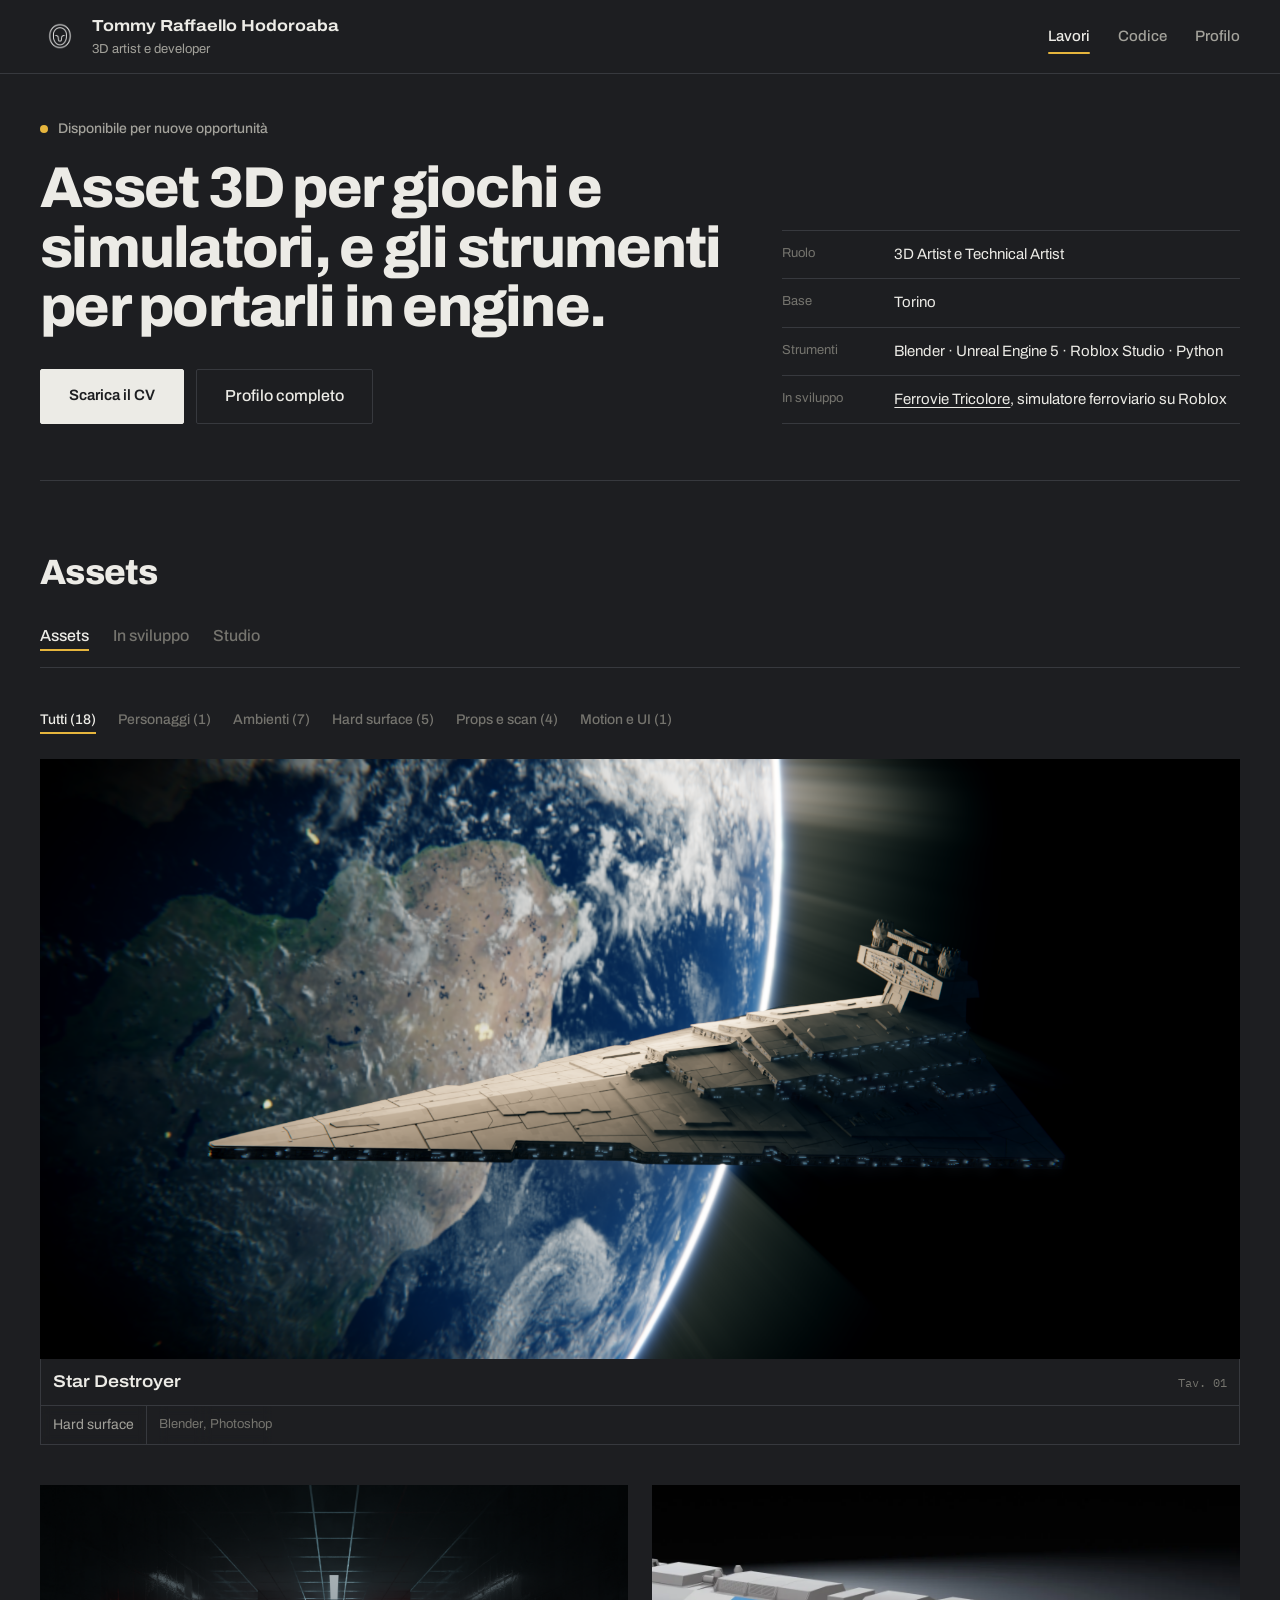
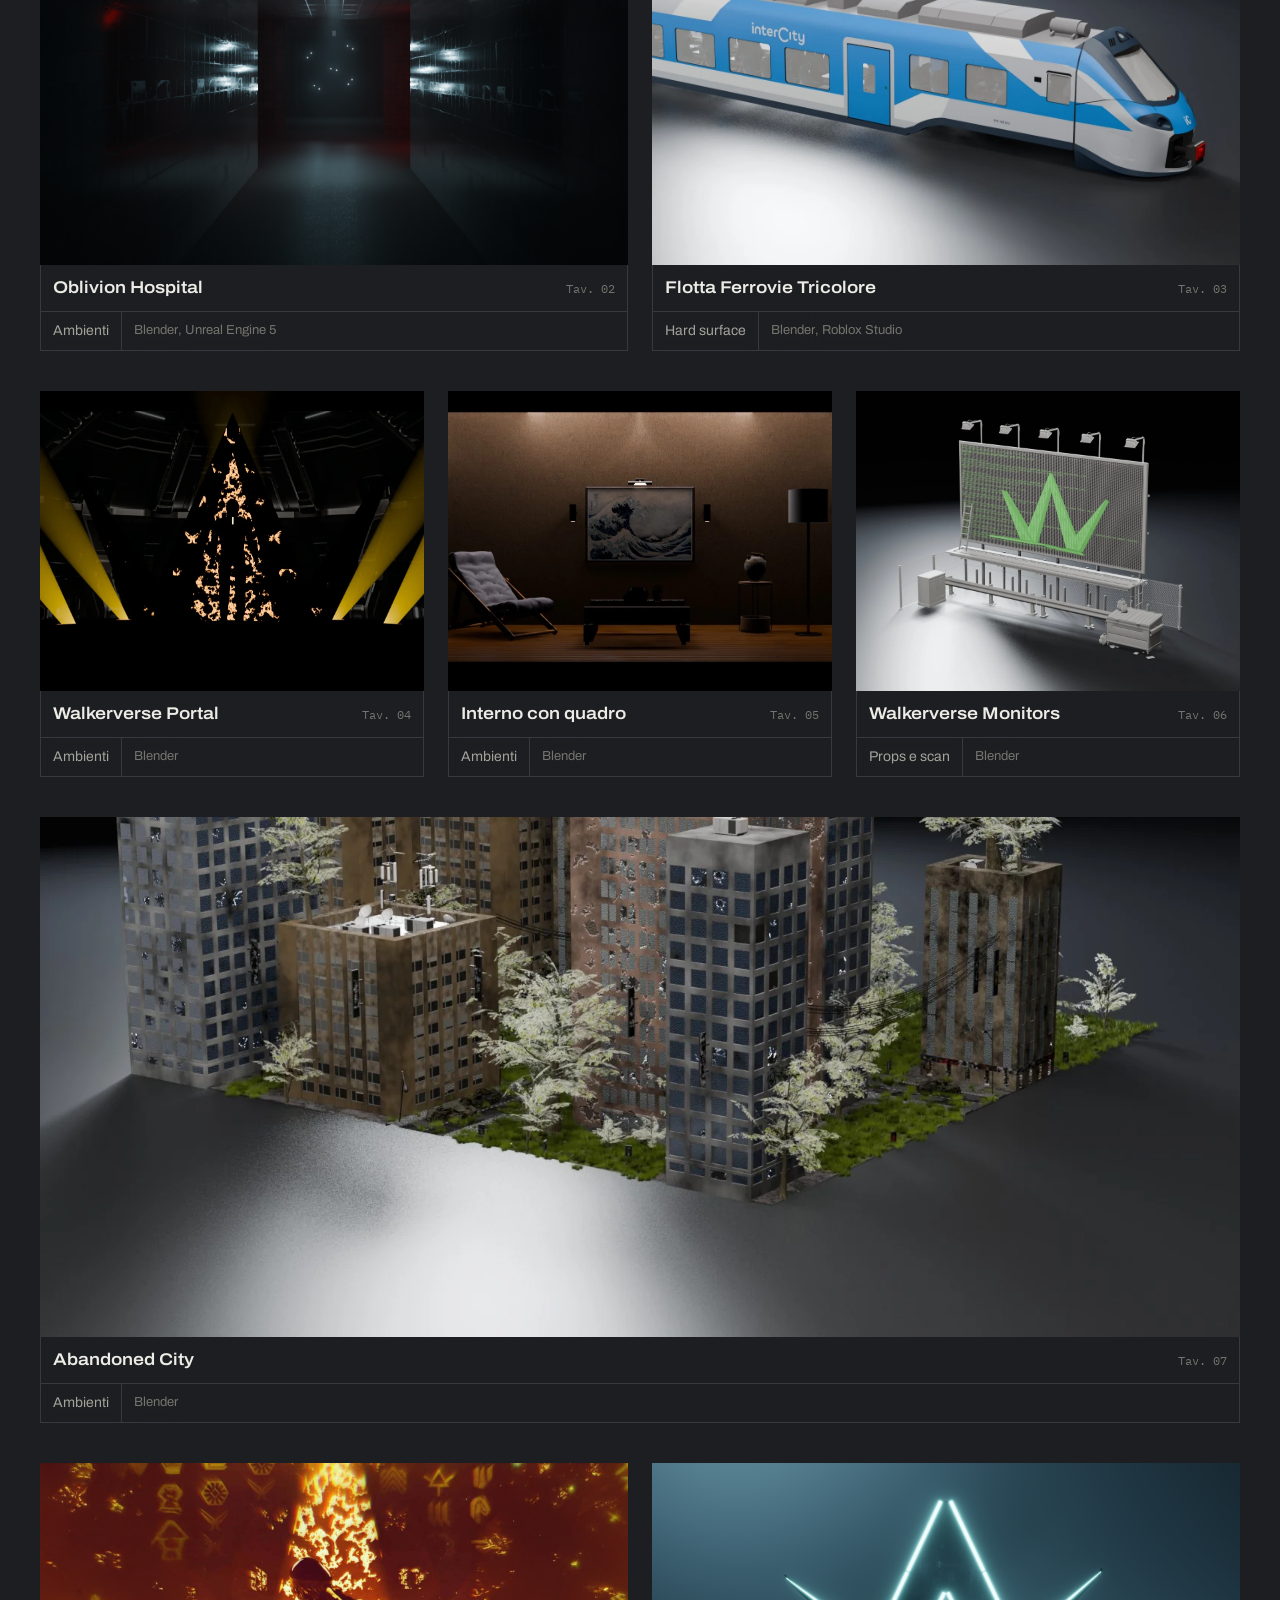
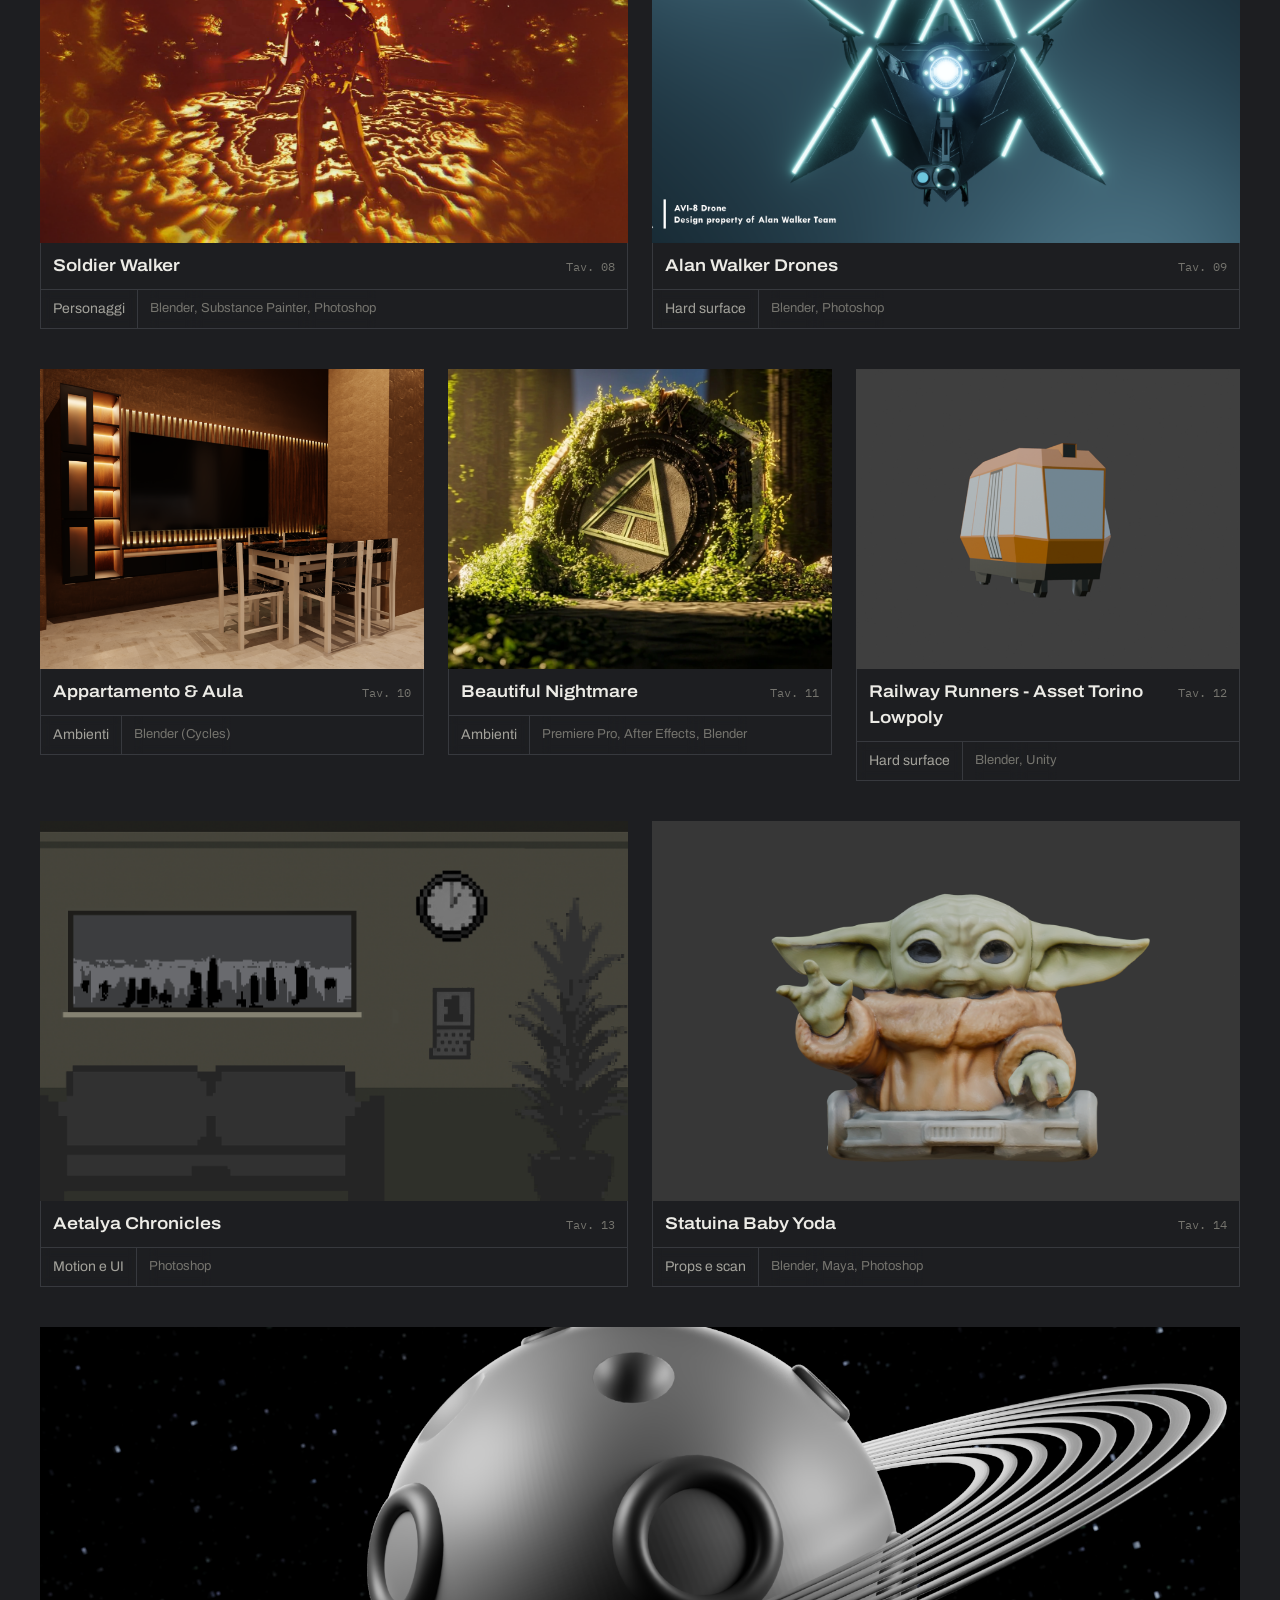
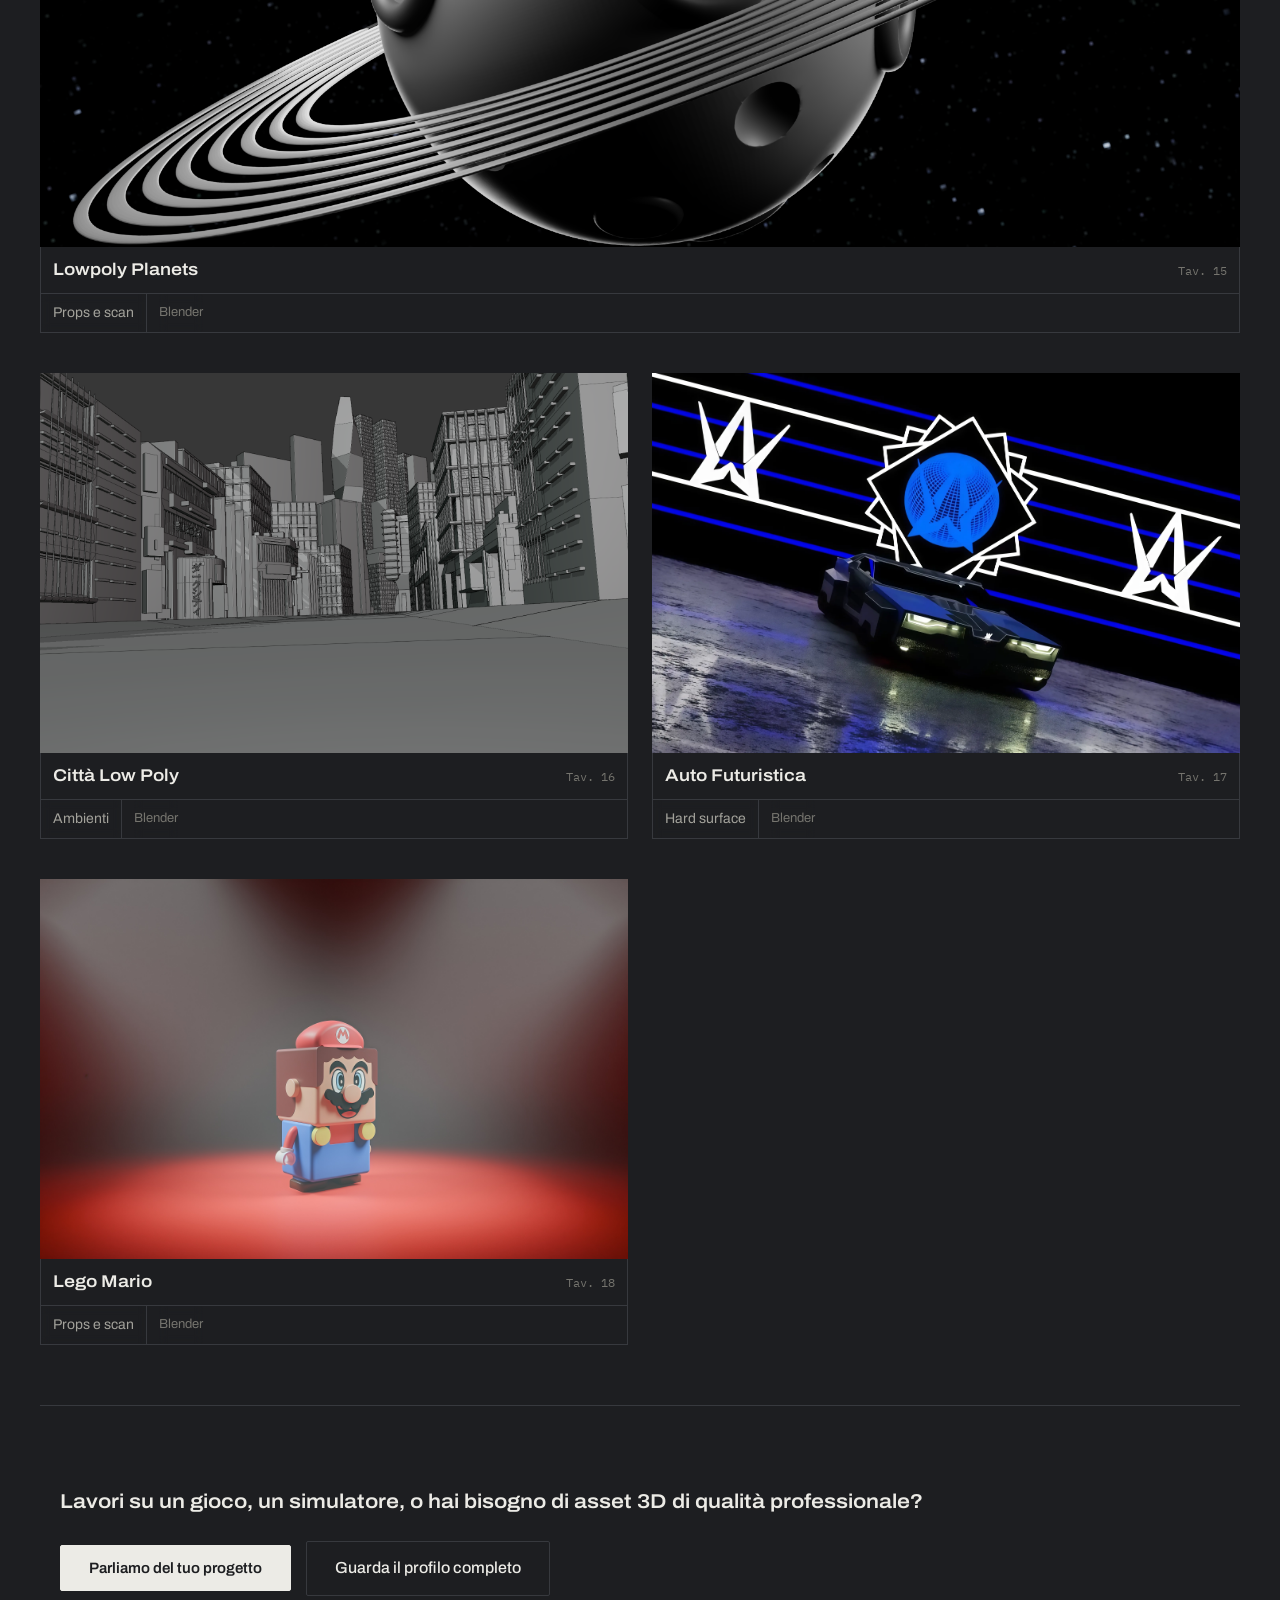
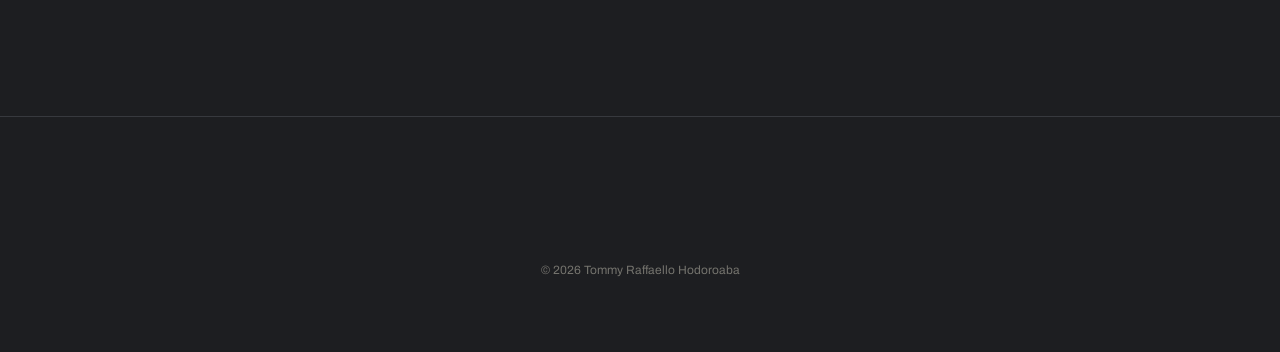
<file: index.html>
<!doctype html>
<html lang="it">
  <head>
    <meta charset="utf-8" />
    <meta name="viewport" content="width=device-width, initial-scale=1, viewport-fit=cover" />
    <title>Portfolio - Tommy Raffaello Hodoroaba</title>
    <meta name="description" content="3D Artist e Developer a Torino. Dal 2019 al 2026 nel Digital Artist Team di Alan Walker. Blender, Unreal Engine 5, tool in Python e sviluppo su Roblox Studio." /><meta name="author" content="Tommy Raffaello Hodoroaba" />
    <meta name="keywords" content="AR VR developer, 3D artist, Unreal Engine 5, Unity, Blender, game developer, Torino, portfolio" />
    <link rel="canonical" href="https://portfoliotommy.netlify.app" />
    <meta property="og:title" content="Tommy Hodoroaba - 3D Artist & Developer" />
    <meta property="og:description" content="3D Artist e Developer. Dal 2019 al 2026 nel Digital Artist Team di Alan Walker. Blender, Unreal Engine 5, Python." />
    <meta property="og:image" content="https://portfoliotommy.netlify.app/assets/og-cover.webp" />
    <meta property="og:image:width" content="1200" />
    <meta property="og:image:height" content="630" />
    <meta property="og:url" content="https://portfoliotommy.netlify.app" />
    <meta property="og:type" content="website" />
    <meta property="og:locale" content="it_IT" />
    <meta property="og:site_name" content="Tommy Hodoroaba Portfolio" />
    <meta name="twitter:card" content="summary_large_image" />
    <meta name="twitter:title" content="Tommy Hodoroaba - 3D Artist & Developer" />
    <meta name="twitter:description" content="3D Artist e Developer. Dal 2019 al 2026 nel Digital Artist Team di Alan Walker. Blender, Unreal Engine 5, Python." />
    <meta name="twitter:image" content="https://portfoliotommy.netlify.app/assets/og-cover.webp" />
    <meta name="theme-color" content="#030612" />
    <meta name="color-scheme" content="dark" />
    <link rel="icon" href="/favicon.ico" sizes="32x32" />
    <link rel="icon" type="image/png" sizes="192x192" href="/assets/icon-192.png" />
    <link rel="apple-touch-icon" href="/apple-touch-icon.png" />
    <link rel="preconnect" href="https://fonts.googleapis.com" />
    <link rel="preconnect" href="https://fonts.gstatic.com" crossorigin />
    <link href="https://fonts.googleapis.com/css2?family=Archivo:ital,wdth,wght@0,62..125,100..900;1,62..125,100..900&family=IBM+Plex+Mono:wght@400;500&display=swap" rel="stylesheet" />
    <link rel="stylesheet" href="style.css" />
    <link rel="stylesheet" href="theme.css" />
    <script type="application/ld+json">
    {
      "@context": "https://schema.org",
      "@type": "Person",
      "name": "Tommy Raffaello Hodoroaba",
      "jobTitle": "3D Artist & Developer",
      "url": "https://portfoliotommy.netlify.app",
      "image": "https://portfoliotommy.netlify.app/assets/fronte.webp",
      "address": {
        "@type": "PostalAddress",
        "addressLocality": "Torino",
        "addressCountry": "IT"
      },
      "sameAs": [
        "https://www.linkedin.com/in/tommy-raffaello-hodoroaba"
      ],
      "knowsAbout": ["3D Art", "Blender", "Unreal Engine 5", "Unity", "Python", "Roblox Studio", "Game Development"],
      "worksFor": {
        "@type": "Organization",
        "name": "Alan Walker - Digital Artist Team"
      }
    }
    </script>
  </head>

  <body>

    <div class="nav-wrapper">
      <div class="nav-glass">
        <div class="brand" id="logo-home" style="cursor: pointer;">
          <div class="logo"><img src="assets/logo.webp" alt="Logo Tommy Hodoroaba" onerror="this.style.display='none'"></div>
          <div class="name-row">
            <h1>Tommy Raffaello Hodoroaba</h1>
            <p class="lead">3D artist e developer</p>
          </div>
        </div>
        <div class="nav-links">
          <a href="#assets" id="btn-showreel" class="active">Lavori</a>
          <a href="#code" id="btn-code">Codice</a>
          <a href="#profile" id="btn-profile">Profilo</a>
        </div>
      </div>
    </div>

    <div class="open-to-work-badge">
      <span class="otw-dot"></span> Open to Work
    </div>

    <div id="view-home">
      <div id="showreel" class="wrap section">
        <header class="home-intro">
          <div class="home-intro-main">
            <p class="home-intro-kicker"><span class="home-intro-dot" aria-hidden="true"></span>Disponibile per nuove opportunità</p>
            <h2 class="home-intro-title">Asset 3D per giochi e simulatori, e gli strumenti per portarli in engine.</h2>
            <div class="home-intro-cta">
              <a class="btn-download" href="CV_3D_Tommy_Hodoroaba_2026.pdf" download>Scarica il CV</a>
              <a class="btn-outline" href="#profile">Profilo completo</a>
            </div>
          </div>
          <dl class="home-intro-facts">
            <div><dt>Ruolo</dt><dd>3D Artist e Technical Artist</dd></div>
            <div><dt>Base</dt><dd>Torino</dd></div>
            <div><dt>Strumenti</dt><dd>Blender · Unreal Engine 5 · Roblox Studio · Python</dd></div>
            <div><dt>In sviluppo</dt><dd><a href="#in-sviluppo">Ferrovie Tricolore</a>, simulatore ferroviario su Roblox</dd></div>
          </dl>
        </header>
        <h3 class="home-section-title">Assets</h3>
        <nav class="subnav" aria-label="Sezioni dei lavori">
          <a href="#assets">Assets</a>
          <a href="#in-sviluppo">In sviluppo</a>
          <a href="#studio">Studio</a>
        </nav>
        <div id="filters" class="filterbar reveal">
          <button class="filter-btn active" data-filter="all" type="button">Tutti</button>
          <button class="filter-btn" data-filter="characters" type="button">Personaggi</button>
          <button class="filter-btn" data-filter="environments" type="button">Ambienti</button>
          <button class="filter-btn" data-filter="hardsurface" type="button">Hard surface</button>
          <button class="filter-btn" data-filter="props" type="button">Props e scan</button>
          <button class="filter-btn" data-filter="motion" type="button">Motion e UI</button>
        </div>

        <div class="gallery-grid">


          <section class="case reveal" data-cat="hardsurface"
            data-title="Star Destroyer"
            data-desc="Hard-surface modeling di nave capitale Star Wars - rendering cinematico."
            data-tools="Blender, Photoshop"
            data-note="Modellazione hard-surface complessa con pannellature e greeble dettagliati. Rendering cinematico con HDR lighting e compositing in post. Circa 30 ore di lavoro totali. Esercizio avanzato di gestione della complessità geometrica."
            data-images="assets/star destroyer.webp|assets/star destroyer2.webp" tabindex="0" role="button">
            <div class="case-bg" data-bg="assets/star destroyer.webp"></div>
            <div class="case-info">
              <div class="badges"></div>
              <h3>Star Destroyer</h3>
              <button class="btn small open-modal" type="button">Apri galleria</button>
            </div>
          </section>
          <section class="case reveal" data-cat="environments"
            data-title="Ambientazione - Oblivion Hospital"
            data-desc="Ambientazione horror completa con animazioni interattive per videogioco."
            data-tools="Blender, Unreal Engine 5"
            data-note="Progetto ITS ICT Piemonte. Pipeline completa: modellazione ambiente, texturing PBR, lighting atmosphere, animazioni di interazione in Unreal Engine 5. Include 3 clip video di gameplay."
            data-images="assets/scena - background menù - ospedale.webp"
            data-videos="assets/oblivion-hospital-clip-1.mp4|assets/oblivion-hospital-clip-2.mp4|assets/oblivion-hospital-clip-3.mp4" tabindex="0" role="button">
            <div class="case-bg" data-bg="assets/scena - background menù - ospedale.webp"></div>
            <div class="case-info">
              <div class="badges"></div>
              <h3>Oblivion Hospital</h3>
              <button class="btn small open-modal" type="button">Apri galleria</button>
            </div>
          </section>

          <section class="case reveal" data-cat="hardsurface"
            data-title="Flotta Ferrovie Tricolore"
            data-desc="Locomotive, elettrotreni e carrozze italiane modellate in Blender per il simulatore Ferrovie Tricolore."
            data-tools="Blender, Roblox Studio"
            data-note="Asset game-ready per Roblox: E464 in più livree, E646, E652/E656, Vectron, ETR 400 Frecciarossa 1000, il treno POP in livrea InterCity, carrozze MDVE e piano ribassato. Geometria tenuta leggera per girare in Roblox, livree dipinte sui materiali. Render studio in Eevee."
            data-images="assets/sheet-etr-pop.webp|assets/sheet-e464-tricolore.webp|assets/sheet-etr400.webp|assets/sheet-e464-ic2024.webp|assets/sheet-e464-trenord.webp|assets/sheet-e464-regionale.webp|assets/sheet-e646-azzurro.webp|assets/sheet-e652.webp|assets/sheet-vectron.webp|assets/sheet-mazinga-dpr.webp|assets/sheet-mdve-ic2024.webp|assets/sheet-cdptr-xmpr.webp" tabindex="0" role="button">
            <div class="case-bg" data-bg="assets/ft-pop-intercity.webp"></div>
            <div class="case-info">
              <div class="badges"></div>
              <h3>Flotta Ferrovie Tricolore</h3>
              <button class="btn small open-modal" type="button">Apri galleria</button>
            </div>
          </section>
          <section class="case reveal" data-cat="environments"
            data-title="Walkerverse Portal"
            data-desc="Palco con portale di particelle e fasci di luce."
            data-tools="Blender"
            data-note="Scena scenografica per il Walkerverse di Alan Walker: un portale di particelle infuocate tra fasci di luce da palco."
            data-images="assets/walkerverse-portal.webp" tabindex="0" role="button">
            <div class="case-bg" data-bg="assets/walkerverse-portal.webp"></div>
            <div class="case-info">
              <div class="badges"></div>
              <h3>Walkerverse Portal</h3>
              <button class="btn small open-modal" type="button">Apri galleria</button>
            </div>
          </section>

          <section class="case reveal" data-cat="environments"
            data-title="Interno - Hodoroaba Quadro"
            data-desc="Interior design con illuminazione d'atmosfera."
            data-tools="Blender"
            data-note="Ambiente interno completo: arredo, quadro, luci a soffitto e lampada da terra. Illuminazione calda e bassa per un'atmosfera da galleria privata."
            data-images="assets/hodoroaba-quadro.webp" tabindex="0" role="button">
            <div class="case-bg" data-bg="assets/hodoroaba-quadro.webp"></div>
            <div class="case-info">
              <div class="badges"></div>
              <h3>Interno con quadro</h3>
              <button class="btn small open-modal" type="button">Apri galleria</button>
            </div>
          </section>

          <section class="case reveal" data-cat="props"
            data-title="Walkerverse Monitors"
            data-desc="Parete di monitor da regia con il logo W, modellata per il Walkerverse."
            data-tools="Blender"
            data-note="Prop di scena per i contenuti Alan Walker: maxischermo con il logo, console, flight case e fari, pensati per un palco."
            data-images="assets/sheet-walkerverse-monitors.webp|assets/walkerverse-monitors.webp" tabindex="0" role="button">
            <div class="case-bg" data-bg="assets/walkerverse-monitors.webp"></div>
            <div class="case-info">
              <div class="badges"></div>
              <h3>Walkerverse Monitors</h3>
              <button class="btn small open-modal" type="button">Apri galleria</button>
            </div>
          </section>

          <section class="case reveal" data-cat="environments"
            data-title="Abandoned City"
            data-desc="Diorama di città abbandonata con vegetazione che riconquista gli edifici."
            data-tools="Blender"
            data-note="Scena ambientale per il mondo Walkerverse: edifici in rovina con texture usurate e vegetazione sparsa che cresce tra i palazzi. Composizione a diorama."
            data-images="assets/abandoned-city.webp" tabindex="0" role="button">
            <div class="case-bg" data-bg="assets/abandoned-city.webp"></div>
            <div class="case-info">
              <div class="badges"></div>
              <h3>Abandoned City</h3>
              <button class="btn small open-modal" type="button">Apri galleria</button>
            </div>
          </section>

          <section class="case reveal" data-cat="characters"
            data-title="Soldier Walker"
            data-desc="Personaggio 3D con studio materiali, sculpt e posing."
            data-tools="Blender, Substance Painter, Photoshop"
            data-note="Character modeling completo: sculpt hi-poly, retopology manuale per uso real-time, UV mapping, texturing con Substance Painter. Studio dei materiali (metallo, tessuto, cuoio). Posing finale con skeleton e weight painting."
            data-images="assets/sheet-soldier-walker.webp|assets/soldier3.webp|assets/soldier.webp|assets/soldier2.webp|assets/soldier-walker-studio.webp" tabindex="0" role="button">
            <div class="case-bg" data-bg="assets/soldier3.webp"></div>
            <div class="case-info">
              <div class="badges"></div>
              <h3>Soldier Walker</h3>
              <button class="btn small open-modal" type="button">Apri galleria</button>
            </div>
          </section>

          <section class="case reveal" data-cat="hardsurface"
            data-title="Alan Walker Drones"
            data-desc="AVI-8, Crea8 e Explor-8 Drones - Asset 3D creati per Alan Walker Creative Team"
            data-tools="Blender, Photoshop"
            data-note="Modellazione hard surface realizzata interamente in Blender, dalla geometria hi-poly fino alla retopology manuale ottimizzata per uso real-time. UV unwrapping, texturing e compositing finale completati in Blender e Photoshop. Design property of Alan Walker Creative Team."
            data-images="assets/AV_front.webp|assets/AV_side.webp|assets/AV_back.webp|assets/AV_up.webp|assets/AV_down.webp|assets/Crea_front.webp|assets/Crea_side.webp|assets/Crea_back.webp|assets/Crea_up.webp|assets/Crea_down.webp|assets/Explor_front.webp|assets/Explor_side.webp|assets/Explor_back.webp|assets/Explor_up.webp|assets/Explor_down.webp|assets/walkerverse-drones-studio.webp" tabindex="0" role="button">
            <div class="case-bg" data-bg="assets/AV_front.webp"></div>
            <div class="case-info">
              <div class="badges"></div>
              <h3>Alan Walker Drones</h3>
              <button class="btn small open-modal" type="button">Apri galleria</button>
            </div>
          </section>

          <section class="case reveal" data-cat="environments"
            data-title="Mini Appartamento e Aula Studio"
            data-desc="Architectural visualization di interni - lighting e materiali realistici."
            data-tools="Blender (Cycles)"
            data-note="Archviz di due ambienti interni: mini appartamento e aula studio. Studio del lighting naturale con HDRI e luce artificiale, materiali PBR (legno, tessuti, metalli). Renderizzato con Cycles. Competenze direttamente applicabili a interior design e real estate visualization."
            data-images="assets/living1.webp|assets/living_s.webp|assets/bath1.webp|assets/bath_s.webp|assets/kitchen1.webp|assets/kitchen_s.webp|assets/bed1.webp|assets/bed_s.webp|assets/studio.webp" tabindex="0" role="button">
            <div class="case-bg" data-bg="assets/living1.webp"></div>
            <div class="case-info">
              <div class="badges"></div>
              <h3>Appartamento & Aula</h3>
              <button class="btn small open-modal" type="button">Apri galleria</button>
            </div>
          </section>

          <section class="case reveal" data-cat="environments"
            data-title="Alan Walker - Beautiful Nightmare Visualizer"
            data-desc="Motion graphics e visualizer 3D per remix musicale ufficiale."
            data-tools="Premiere Pro, After Effects, Blender"
            data-note="Creazione di un visualizer musicale per il remix 'Beautiful Nightmare'. Pipeline: modellazione elementi 3D in Blender, compositing e animazione in After Effects, editing finale in Premiere. Contenuto per i canali social ufficiali dell'artista."
            data-images="assets/walker scene.webp|assets/walker scene_s.webp" tabindex="0" role="button">
            <div class="case-bg" data-bg="assets/walker scene.webp"></div>
            <div class="case-info">
              <div class="badges"></div>
              <h3>Beautiful Nightmare</h3>
              <button class="btn small open-modal" type="button">Apri galleria</button>
            </div>
          </section>

          <section class="case reveal" data-cat="hardsurface"
            data-title="Tram Torino - Low Poly Game Asset"
            data-desc="Asset low poly ottimizzato per videogioco ambientato a Torino."
            data-tools="Blender, Unity"
            data-note="Modellazione low-poly di un tram GTT di Torino con budget poligoni ottimizzato per real-time. Texturing con atlas UV, import e configurazione in Unity con collider e materiali. Progetto personale per un gioco ambientato a Torino."
            data-images="assets/tram.webp|assets/tram_s.webp|assets/tram2.webp|assets/tram_s2.webp|assets/tram3.webp|assets/tram4.webp|
                          assets/tram5.webp|assets/treno.webp|assets/treno2.webp|assets/treno_s.webp|assets/treno3.webp|assets/treno_s2.webp|
                          assets/treno4.webp|assets/treno5.webp|assets/treno_s3.webp|assets/vagone.webp|assets/vagone_s.webp|assets/vagone2.webp|
                          assets/vagone_s2.webp|assets/vagone3.webp|assets/vagone_s3.webp|assets/vagone_t2.webp|assets/vagone_st2.webp|assets/vagone_t3.webp|
                          assets/vagone_st3.webp|assets/vagone_st32.webp|assets/vagone_t33.webp|assets/vagone_st33.webp|assets/vagone_t4.webp|assets/vagone_t42.webp|assets/vagone_st42.webp" tabindex="0" role="button">
            <div class="case-bg" data-bg="assets/tram.webp"></div>
            <div class="case-info">
              <div class="badges"></div>
              <h3>Railway Runners - Asset Torino Lowpoly</h3>
              <button class="btn small open-modal" type="button">Apri galleria</button>
            </div>
          </section>

          <section class="case reveal" data-cat="motion"
            data-title="2084 - Aetalya Chronicles"
            data-desc="UI/HUD design per videogioco sci-fi distopico."
            data-tools="Photoshop"
            data-note="Design di interfacce HUD per un videogioco sci-fi. Tre varianti di pannelli (terminale, office laterale, frontale). Stile tecno-organico con palette fredda. Ottimizzati per risoluzione 1080p e integrazione in motore di gioco."
            data-images="assets/hud office left.webp|assets/hud front office.webp|assets/hud terminal office.webp" tabindex="0" role="button">
            <div class="case-bg" data-bg="assets/hud office left.webp"></div>
            <div class="case-info">
              <div class="badges"></div>
              <h3>Aetalya Chronicles</h3>
              <button class="btn small open-modal" type="button">Apri galleria</button>
            </div>
          </section>

          <section class="case reveal" data-cat="props"
            data-title="Statuina Baby Yoda - Fotogrammetria"
            data-desc="Ricostruzione 3D fotogrammetrica di un oggetto reale."
            data-tools="Blender, Maya, Photoshop"
            data-note="Scansione fotogrammetrica di una statuina fisica. Ricostruzione della mesh, pulizia manuale della geometria, UV unwrap e baking delle texture originali. Tecnica applicabile a digital twin, catalogazione industriale e architettura."
            data-images="assets/babyyodafront.webp|assets/babyyodafrontUV.webp|assets/babyyodaside.webp|assets/babyyodasideUV.webp|assets/babyyodaback.webp|assets/babyyodabackUV.webp" tabindex="0" role="button">
            <div class="case-bg" data-bg="assets/babyyodafront.webp"></div>
            <div class="case-info">
              <div class="badges"></div>
              <h3>Statuina Baby Yoda</h3>
              <button class="btn small open-modal" type="button">Apri galleria</button>
            </div>
          </section>

          <section class="case reveal" data-cat="props"
            data-title="Lowpoly Planets"
            data-desc="Pianeti stilizzati low-poly per video musicali e motion graphics."
            data-tools="Blender"
            data-note="Serie di pianeti low-poly stilizzati come asset per video e motion graphics. Palette cromatica coordinata, shading flat/toon. Ottimizzati per animazioni real-time e compositing video."
            data-images="assets/pianeta.webp|assets/pianeta2.webp|assets/pianeta3.webp|assets/pianeta4.webp|assets/pianeta5.webp|assets/pianeta6.webp" tabindex="0" role="button">
            <div class="case-bg" data-bg="assets/pianeta.webp"></div>
            <div class="case-info">
              <div class="badges"></div>
              <h3>Lowpoly Planets</h3>
              <button class="btn small open-modal" type="button">Apri galleria</button>
            </div>
          </section>

          <section class="case reveal" data-cat="environments"
            data-title="Città Low Poly"
            data-desc="Scena urbana low-poly - compositing e lighting atmosferico."
            data-tools="Blender"
            data-note="Scena ambientale urbana low-poly con illuminazione cinematica. Studio del lighting con HDRI e luci artificiali. Shader stilizzati. Tecnica applicabile a background di giochi, animazioni e visualizzazioni architetturali semplificate."
            data-images="assets/città.webp" tabindex="0" role="button">
            <div class="case-bg" data-bg="assets/città.webp"></div>
            <div class="case-info">
              <div class="badges"></div>
              <h3>Città Low Poly</h3>
              <button class="btn small open-modal" type="button">Apri galleria</button>
            </div>
          </section>

          <section class="case reveal" data-cat="hardsurface"
            data-title="Auto Futuristica - Concept Car"
            data-desc="Concept car futuristica - modellazione carrozzeria e rendering studio."
            data-tools="Blender"
            data-note="Modellazione di una concept car da zero. Studio delle forme aerodinamiche e modellazione della carrozzeria con superfici curve pulite. Rendering con studio lighting per esaltare i riflessi della verniciatura. Applicabile a automotive design e product viz."
            data-images="assets/auto futuristica.webp" tabindex="0" role="button">
            <div class="case-bg" data-bg="assets/auto futuristica.webp"></div>
            <div class="case-info">
              <div class="badges"></div>
              <h3>Auto Futuristica</h3>
              <button class="btn small open-modal" type="button">Apri galleria</button>
            </div>
          </section>

          <section class="case reveal" data-cat="props"
            data-title="Lego Mario - Replica"
            data-desc="Ricostruzione digitale 3D e rendering di una statuina Lego Mario."
            data-tools="Blender"
            data-note="Ricostruzione 3D e rendering di una statuina Lego Mario. Focus sulla riproduzione fedele delle proporzioni originali e impostazione dei materiali plastici fisicamente accurati (PBR). Set di illuminazione in stile macro photography/studio lighting per esaltare i riflessi e i micro-dettagli della plastica."
            data-images="assets/UntitledMario.webp"
            tabindex="0" role="button">
            <div class="case-bg" data-bg="assets/UntitledMario.webp"></div>
            <div class="case-info">
              <div class="badges"></div>
              <h3>Lego Mario</h3>
              <button class="btn small open-modal" type="button">Apri galleria</button>
            </div>
          </section>

        </div>


        <div class="home-cta reveal">
          <p>Lavori su un gioco, un simulatore, o hai bisogno di asset 3D di qualità professionale?</p>
          <button class="btn-download btn-copy-email" data-email="raffaelprivate@gmail.com" type="button">Parliamo del tuo progetto</button>
          <a href="#profile" id="cta-profile-link" class="btn-outline">Guarda il profilo completo</a>
        </div>

      </div>
    </div>

  <div id="view-profile" style="display: none; padding-top: 40px;">
    <section class="wrap profile-section reveal">
      <h2 class="profile-main-title">Profilo</h2>

      <div class="hero-stats reveal" style="margin-top:0; margin-bottom:45px;">
        <div class="stat"><span class="stat-num">2019-2026</span><span class="stat-label">Digital Artist Team, Alan Walker</span></div>
        <div class="stat-divider"></div>
        <div class="stat"><span class="stat-num">15</span><span class="stat-label">Progetti 3D in portfolio</span></div>
        <div class="stat-divider"></div>
        <div class="stat"><span class="stat-num">Torino</span><span class="stat-label">Base</span></div>
      </div>

      <div class="profile-grid">

        <main class="profile-content">
          <div class="profile-block">
            <h4 class="block-title">Chi sono</h4>
            <p class="about-text">
              Dal 2019 al 2026 ho lavorato nel Digital Artist Team di <strong>Alan Walker</strong>, artista con oltre 30 milioni di ascoltatori mensili, producendo asset 3D, animazioni e contenuti visivi per produzioni internazionali.
              Gestisco l'intera pipeline 3D in Blender e Unreal Engine 5, dalla modellazione al compositing, e uso la programmazione (C++, Python, Luau) per costruire tool e add-on che automatizzano la produzione.
            </p>
          </div>

          <div class="profile-block">
            <h4 class="block-title">Esperienza</h4>

            <div class="exp-item">
              <div class="exp-date">ago 2026 - oggi</div>
              <div class="exp-desc">
                <strong>MIB Solutions</strong>
                <span class="exp-role">Addetto alla sicurezza, Torino</span>
                <p>Servizio di sicurezza a turni in un contesto operativo strutturato, con gestione autonoma delle responsabilità e puntualità nella turnazione.</p>
              </div>
            </div>

            <div class="exp-item">
              <div class="exp-date">dic 2025 - apr 2026</div>
              <div class="exp-desc">
                <strong>Pandora Creative Studios</strong>
                <span class="exp-role">3D Artist & Developer, ibrido</span>
                <p>Sviluppo di tool e add-on, anche basati su IA, per automatizzare e velocizzare i processi di produzione. Gestione autonoma di flussi tecnici complessi e dei software di produzione, in un team multidisciplinare.</p>
              </div>
            </div>

            <div class="exp-item">
              <div class="exp-date">giu 2024 - lug 2024</div>
              <div class="exp-desc">
                <strong>Blackstar Marketing</strong>
                <span class="exp-role">Addetto accoglienza (customer service), Torino</span>
                <p>Accoglienza e assistenza clienti, relazione diretta con il pubblico.</p>
              </div>
            </div>

            <div class="exp-item">
              <div class="exp-date">2024 - 2026</div>
              <div class="exp-desc">
                <strong>Alan Walker Italia</strong>
                <span class="exp-role">Ambasciatore, ibrido</span>
                <p>Supporto operativo e assistenza durante i tour, mediazione tra community e management.</p>
              </div>
            </div>

            <div class="exp-item">
              <div class="exp-date">2019 - 2026</div>
              <div class="exp-desc">
                <strong>Alan Walker - Digital Artist Team</strong>
                <span class="exp-role">3D Artist, da remoto</span>
                <p>Gestione autonoma, dal 2019, di software e pipeline tecniche complesse in un team internazionale. Responsabilità diretta su consegne e scadenze in progetti continuativi.</p>
              </div>
            </div>
          </div>

          <div class="profile-block">
            <h4 class="block-title">Formazione</h4>
            <div class="exp-item">
              <div class="exp-date">12/2024 - 05/2026</div>
              <div class="exp-desc">
                <strong>ITS Academy ICT Piemonte, Torino</strong>
                <span class="exp-role">Tecnico superiore AR/VR e game developer</span>
                <p>Tecnico Superiore in Augmented, Virtual e Mixed Reality. Unreal Engine 5, Unity, pipeline 3D, gameplay programming e metodologie Agile.</p>
              </div>
            </div>
            <div class="exp-item">
              <div class="exp-date">09/2019 - 06/2024</div>
              <div class="exp-desc">
                <strong>IIS Primo Levi, Torino</strong>
                <span class="exp-role">Diploma in Informatica & Telecomunicazioni</span>
                <p>Programmazione (C, C++), reti, sistemi operativi e sviluppo web.</p>
              </div>
            </div>
          </div>

          <div class="profile-block">
            <h4 class="block-title">Certificazioni</h4>
            <div class="exp-item">
              <div class="exp-date">2026</div>
              <div class="exp-desc">
                <strong>AI Professional</strong>
                <span class="exp-role">Google / Coursera</span>
              </div>
            </div>
            <div class="exp-item">
              <div class="exp-date">2026</div>
              <div class="exp-desc">
                <strong>IT Support Professional</strong>
                <span class="exp-role">Google / Coursera</span>
              </div>
            </div>
            <div class="exp-item">
              <div class="exp-date">2026</div>
              <div class="exp-desc">
                <strong>Introduction to Cybersecurity</strong>
                <span class="exp-role">Cisco</span>
              </div>
            </div>
            <div class="exp-item">
              <div class="exp-date">2024</div>
              <div class="exp-desc">
                <strong>Game Architecture</strong>
                <span class="exp-role">Walkerworld Creators (Alan Walker)</span>
              </div>
            </div>
            <div class="exp-item">
              <div class="exp-date">2023</div>
              <div class="exp-desc">
                <strong>Web Development Fundamentals</strong>
                <span class="exp-role">IBM</span>
              </div>
            </div>
          </div>

        </main>

        <aside class="profile-sidebar">
          <div class="profile-pic-container">
            <img src="assets/fronte.webp" alt="Tommy Raffaello Hodoroaba - 3D Artist & Developer" class="profile-pic" loading="lazy" decoding="async"
                width="180" height="180"
                onerror="this.style.background='#0a1954';this.style.borderRadius='50%'">
            <div class="pic-ring"></div>
          </div>

          <h3 class="profile-name">Tommy R. Hodoroaba</h3>
          <p class="profile-role">3D artist e developer</p>

          <div class="otw-sidebar-badge">
            <span class="otw-dot"></span> Disponibile a nuove opportunità
          </div>

          <div class="profile-block">
            <h4 class="block-title">Competenze</h4>
            <ul class="skills-list-text">
              <li>Pipeline 3D completa</li>
              <li>Modellazione & Texturing PBR</li>
              <li>Rigging & Animazione 3D</li>
              <li>Gameplay Programming (UE5)</li>
              <li>Add-on Python (Blender)</li>
              <li>Hard-surface & Environment</li>
              <li>Fotogrammetria</li>
              <li>Motion Graphics</li>
            </ul>
          </div>

          <div class="profile-block">
            <h4 class="block-title">Software</h4>
            <ul class="software-list">
              <li><img src="assets/unreal.webp" alt="Unreal Engine" class="sw-icon-img" loading="lazy" decoding="async" width="20" height="20" onerror="this.style.display='none'"> Unreal Engine 5</li>
              <li><img src="assets/unity.webp" alt="Unity" class="sw-icon-img" loading="lazy" decoding="async" width="20" height="20" onerror="this.style.display='none'"> Unity</li>
              <li><img src="assets/blender.webp" alt="Blender" class="sw-icon-img" loading="lazy" decoding="async" width="20" height="20" onerror="this.style.display='none'"> Blender</li>
              <li><img src="assets/maya.webp" alt="Maya" class="sw-icon-img" loading="lazy" decoding="async" width="20" height="20" onerror="this.style.display='none'"> Maya / 3DS Max</li>
              <li><img src="assets/vsc.webp" alt="VSCode" class="sw-icon-img" loading="lazy" decoding="async" width="20" height="20" onerror="this.style.display='none'"> C++ / C# / Python</li>
              <li><img src="assets/git.webp" alt="Git" class="sw-icon-img" loading="lazy" decoding="async" width="20" height="20" onerror="this.style.display='none'"> Git / GitHub</li>
              <li><img src="assets/photoshop.webp" alt="Photoshop" class="sw-icon-img" loading="lazy" decoding="async" width="20" height="20" onerror="this.style.display='none'"> Photoshop</li>
              <li><img src="assets/after.webp" alt="After Effects" class="sw-icon-img" loading="lazy" decoding="async" width="20" height="20" onerror="this.style.display='none'"> After Effects</li>
              <li><img src="assets/premiere.webp" alt="Premiere Pro" class="sw-icon-img" loading="lazy" decoding="async" width="20" height="20" onerror="this.style.display='none'"> Premiere</li>
            </ul>
          </div>

          <div class="profile-block">
            <h4 class="block-title">Lingue</h4>
            <ul class="skills-list-text">
              <li>Italiano <span style="color:var(--text-gray); font-size:12px; float:right;">Madrelingua</span></li>
              <li>Inglese <span style="color:var(--text-gray); font-size:12px; float:right;">C1</span></li>
              <li>Spagnolo <span style="color:var(--text-gray); font-size:12px; float:right;">A1</span></li>
            </ul>
          </div>

        </aside>
      </div><!-- /profile-grid -->

      <div class="contact-section-full">
        <h4 class="block-title" style="margin-bottom: 28px;">Contatti</h4>
        <div class="contact-card">

          <div class="contact-form-col">
            <p class="contact-col-label">Inviami un messaggio</p>
            <form name="contatti" method="POST" data-netlify="true" netlify-honeypot="bot-field" class="contact-form">
              <input type="hidden" name="form-name" value="contatti">
              <p class="honeypot-wrap"><label>Non compilare: <input name="bot-field"></label></p>
              <div class="form-group">
                <label for="nome" class="form-label">Nome</label>
                <input type="text" id="nome" name="nome" required class="form-input" placeholder="Il tuo nome e cognome">
              </div>
              <div class="form-group">
                <label for="email" class="form-label">Email</label>
                <input type="email" id="email" name="email" required class="form-input" placeholder="example@gmail.com">
              </div>
              <div class="form-group">
                <label for="messaggio" class="form-label">Messaggio</label>
                <textarea id="messaggio" name="messaggio" rows="5" required class="form-input form-textarea" placeholder="Ciao Tommy, sto cercando qualcuno per [tipo di progetto]..."></textarea>
              </div>
              <button type="submit" class="btn-submit">Invia messaggio</button>
              <p class="form-status" role="status" aria-live="polite" hidden></p>
            </form>
          </div>

          <div class="contact-info-col">
            <p class="contact-col-label">Trovami anche qui</p>
            <div class="contact-links-list">
              <a href="https://www.linkedin.com/in/tommy-raffaello-hodoroaba" target="_blank" rel="noopener noreferrer" class="contact-link-pill">
                <span class="clp-icon">🔗</span>
                <div class="clp-text">
                  <span class="clp-label">LinkedIn</span>
                  <span class="clp-value">Profilo personale</span>
                </div>
              </a>
              <a href="https://github.com/73K-Y" target="_blank" rel="noopener noreferrer" class="contact-link-pill">
                <span class="clp-icon">💻</span>
                <div class="clp-text">
                  <span class="clp-label">GitHub</span>
                  <span class="clp-value">73K-Y</span>
                </div>
              </a>
            </div>
            <a class="btn-download btn-cv-full" href="CV_3D_Tommy_Hodoroaba_2026.pdf" download>Scarica il CV 3D (PDF)</a>
            <a class="btn-outline btn-cv-full btn-cv-alt" href="CV_IT_Tommy_Hodoroaba_2026.pdf" download>CV IT e supporto tecnico (PDF)</a>
          </div>

        </div>
      </div><!-- /contact-section-full -->
    </section>
  </div>

    <div id="view-code" style="display:none; padding-top:40px;">
      <section class="wrap profile-section reveal">
        <h2 class="profile-main-title">Codice</h2>

        <div class="code-hero">
          <div class="code-hero-copy">
            <p class="about-text">Il codice è la parte della produzione che non si vede nei render. Scrivo add-on Python per Blender che automatizzano i passaggi ripetitivi, script Luau per Roblox Studio e tool che generano contenuti da dati reali. Ho un diploma in Informatica e Telecomunicazioni e un percorso ITS in game development.</p>
            <div class="code-cta">
              <a class="btn-download" href="https://github.com/73K-Y" target="_blank" rel="noopener">Vedi il codice su GitHub</a>
              <a class="btn-outline" href="CV_IT_Tommy_Hodoroaba_2026.pdf" download>CV IT e supporto tecnico</a>
            </div>
          </div>

          <div class="code-window">
            <div class="cw-bar">
              <span class="cw-dot r"></span><span class="cw-dot y"></span><span class="cw-dot g"></span>
              <span class="cw-name">tail_wrap_generator.py</span>
            </div>
            <div class="cw-body"><span class="cm"># distribuisce le linee sulla superficie della mesh target</span>
<span class="kw">for</span> j, point <span class="kw">in</span> <span class="fn">enumerate</span>(points):
    local_point = mat_inv @ point  <span class="cm"># world → local space</span>

    success, co, normal, _ = \
        eval_target.<span class="fn">closest_point_on_mesh</span>(local_point)

    <span class="kw">if</span> success:
        world_co     = mat @ co
        world_normal = (mat.<span class="fn">to_3x3</span>() @ normal).<span class="fn">normalized</span>()
        points[j]    = world_co + world_normal * settings.offset
    <span class="kw">else</span>:
        points[j] = point  <span class="cm"># fallback sicuro</span></div>
          </div>
        </div>

        <div class="profile-block" style="margin-top:50px;">
          <h4 class="block-title">Progetti</h4>
          <div class="dev-grid">

            <div class="code-card">
              <div class="code-thumb g1" style="background-image:url('assets/addon.webp'); background-size:cover; background-position:center;"></div>
              <div class="code-body">
                <h3>Tail Wrap Generator</h3>
                <span class="code-role">Add-on Blender in Python</span>
                <p>Genera linee che avvolgono la superficie di una mesh: le proietta sul punto più vicino della mesh target e le stacca lungo la normale. Numero di linee, segmenti, spessore, offset e colori si regolano da un pannello.</p>
                <div class="code-tags"><span>Python</span><span>Blender API</span></div>
                <a class="code-link" href="https://github.com/73K-Y/tail_wrap_generator.git" target="_blank" rel="noopener">Repo GitHub</a>
              </div>
            </div>

            <div class="code-card">
              <div class="code-thumb" style="background-image:url('assets/Workflow.webp'); background-size:cover; background-position:center;"></div>
              <div class="code-body">
                <h3>3D Workflow Pipeline</h3>
                <span class="code-role">Documentazione di pipeline</span>
                <p>Documentazione completa della pipeline per la creazione di personaggi game-ready: dalla generazione AI alla mesh animabile, con reference di topologia e baking.</p>
                <div class="code-tags"><span>Blender</span><span>RetopoFlow 4</span><span>Auto-Rig Pro</span><span>Meshy AI</span></div>
                <a class="code-link" href="https://github.com/73K-Y/3D-Workflow-Pipeline" target="_blank" rel="noopener">Repo GitHub</a>
              </div>
            </div>

            <div class="code-card">
              <div class="code-thumb g5" style="background-image:url('assets/portfolio-screen.webp'); background-size:cover; background-position:top center;"><span class="code-status live"><span class="d"></span>Live</span></div>
              <div class="code-body">
                <h3>Questo portfolio</h3>
                <span class="code-role">Front-end e funzione serverless, senza framework</span>
                <p>Routing a hash con cronologia funzionante, galleria filtrata e lazy loading. Una funzione Netlify legge l'API di Discord e pubblica in automatico membri, annunci e ultimi video TikTok di Ferrovie Tricolore, con cache di 10 minuti e Content Security Policy restrittiva.</p>
                <div class="code-tags"><span>HTML</span><span>CSS</span><span>JavaScript</span><span>Netlify Functions</span><span>Discord API</span></div>
                <a class="code-link" href="https://portfoliotommy.netlify.app" target="_blank" rel="noopener">Sito live</a>
              </div>
            </div>

          </div>
        </div>

        <div class="profile-block gh-block" hidden>
          <h4 class="block-title">Repository su GitHub</h4>
          <div class="ft-links gh-list" data-gh="list"></div>
        </div>

        <div class="home-cta">
          <p>Vuoi vedere il codice o parlare di un progetto?</p>
          <button class="btn-download btn-copy-email" data-email="raffaelprivate@gmail.com" type="button">Scrivimi</button>
          <a class="btn-outline" href="https://github.com/73K-Y" target="_blank" rel="noopener">GitHub</a>
        </div>

      </section>
    </div>

    <div id="view-dev" class="work-view" style="display:none; padding-top:40px;">
      <section class="wrap profile-section ft">
        <h2 class="profile-main-title">Ferrovie Tricolore</h2>
        <nav class="subnav" aria-label="Sezioni dei lavori">
          <a href="#assets">Assets</a>
          <a href="#in-sviluppo">In sviluppo</a>
          <a href="#studio">Studio</a>
        </nav>
        <p class="ft-lead">Un simulatore ferroviario italiano in Roblox Studio con una regola sola: i binari devono essere quelli veri. Si parte da Torino Porta Nuova e oggi si guida fino ad Asti. Faccio da solo modelli 3D, codice e strumenti, sotto il nome TOMHODA Studios.</p>

        <div class="hero-stats ft-stats">
          <div class="stat"><span class="stat-num" data-ft="stato">Playtest chiuso</span><span class="stat-label">Stato</span></div>
          <div class="stat"><span class="stat-num">Roblox Studio</span><span class="stat-label">Luau, Python, Blender</span></div>
          <div class="stat"><span class="stat-num" data-ft="members">229</span><span class="stat-label" data-ft="members-label">Membri Discord</span></div>
        </div>

        <figure class="ft-cover ft-shot"><img src="assets/ft-cover.webp" alt="Banchina di Torino Porta Nuova in Ferrovie Tricolore, con colonne, cartelli dei binari e linea aerea" width="1200" height="750" loading="lazy" decoding="async"></figure>

        <div class="ft-grid">
          <div class="profile-block">
            <h4 class="block-title">Sulla linea</h4>
            <dl class="ft-list">
              <dt>Tratte</dt>
              <dd>Porta Nuova - Lingotto e Lingotto - Asti guidabili, merci fino ad Alessandria. La linea per Genova Brignole è già posata.</dd>
              <dt>Una corsa</dt>
              <dd>Componi il treno veicolo per veicolo, alzi il pantografo, carichi i freni e chiedi la partenza. Il semaforo decide quando puoi muoverti.</dd>
              <dt>Traffico</dt>
              <dd>Treni guidati dal server che rispettano segnali e limiti, e lasciano il binario ai giocatori.</dd>
              <dt>Rotabili</dt>
              <dd>E464, Mazinga, MDVC, POP, E652, carrozze e carri merci, con le livree che hanno avuto davvero.</dd>
            </dl>
          </div>

          <div class="profile-block">
            <h4 class="block-title">Torino Porta Nuova</h4>
            <dl class="ft-list">
              <dt>Stazione</dt>
              <dd>20 binari, gola, due depositi e Sala Comandi.</dd>
              <dt>Tabelloni e annunci</dt>
              <dd>I tabelloni mostrano il tuo treno appena ti siedi in cabina, la stazione annuncia partenze e arrivi.</dd>
              <dt>Passeggeri</dt>
              <dd>Biglietteria, timbratrici e tornelli che si aprono solo con il biglietto.</dd>
              <dt>Ora</dt>
              <dd>Orologi e orari seguono l'ora italiana, ora legale compresa.</dd>
            </dl>
          </div>

          <div class="profile-block">
            <h4 class="block-title">Come è costruito</h4>
            <dl class="ft-list">
              <dt>Binari</dt>
              <dd>Tile da 20 studs posati sui dati di OpenStreetMap, a 3,011 studs per metro.</dd>
              <dt>Segnalamento</dt>
              <dd>Blocco automatico a tre aspetti; i percorsi vengono generati dai binari stessi.</dd>
              <dt>Linea aerea</dt>
              <dd>Pali e fili generati da script: il palo giusto viene scelto in base a dove cadono i ganci rispetto ai binari.</dd>
            </dl>
          </div>
        </div>

        <div class="profile-block ft-live" data-ft-block="scheda" hidden>
          <h4 class="block-title">Scheda aggiornata</h4>
          <dl class="ft-list" data-ft="scheda"></dl>
        </div>

        <div class="profile-block ft-live" data-ft-block="updates" hidden>
          <h4 class="block-title">Ultimi aggiornamenti da Discord</h4>
          <div class="ft-updates" data-ft="updates"></div>
        </div>

        <div class="profile-block ft-live" data-ft-block="tiktok" hidden>
          <h4 class="block-title">Ultimi video su TikTok</h4>
          <div class="ft-tiktok" data-ft="tiktok"></div>
        </div>

        <div class="profile-block ft-gallery-block">
          <h4 class="block-title">La flotta</h4>
          <p class="about-text">Locomotive e carrozze modellate in Blender e portate in Roblox. Per ogni modello: vista 3/4, 3/4 posteriore, fronte, lato, retro e pianta.</p>
          <div class="ft-sheets">
            <figure><img src="assets/sheet-etr-pop.webp" alt="POP InterCity: vista 3/4, 3/4 posteriore, fronte, lato, retro e dall'alto" width="2400" height="1132" loading="lazy" decoding="async"><figcaption>POP InterCity</figcaption></figure>
            <figure><img src="assets/sheet-e464-tricolore.webp" alt="E464 Tricolore: vista 3/4, 3/4 posteriore, fronte, lato, retro e dall'alto" width="2400" height="1132" loading="lazy" decoding="async"><figcaption>E464 Tricolore</figcaption></figure>
            <figure><img src="assets/sheet-etr400.webp" alt="ETR 400 Frecciarossa 1000: vista 3/4, 3/4 posteriore, fronte, lato, retro e dall'alto" width="2400" height="1132" loading="lazy" decoding="async"><figcaption>ETR 400 Frecciarossa 1000</figcaption></figure>
            <figure><img src="assets/sheet-e464-ic2024.webp" alt="E464 InterCity 2024: vista 3/4, 3/4 posteriore, fronte, lato, retro e dall'alto" width="2400" height="1132" loading="lazy" decoding="async"><figcaption>E464 InterCity 2024</figcaption></figure>
            <figure><img src="assets/sheet-e464-trenord.webp" alt="E464 Trenord: vista 3/4, 3/4 posteriore, fronte, lato, retro e dall'alto" width="2400" height="1132" loading="lazy" decoding="async"><figcaption>E464 Trenord</figcaption></figure>
            <figure><img src="assets/sheet-e464-regionale.webp" alt="E464 Regionale: vista 3/4, 3/4 posteriore, fronte, lato, retro e dall'alto" width="2400" height="1132" loading="lazy" decoding="async"><figcaption>E464 Regionale</figcaption></figure>
            <figure><img src="assets/sheet-e646-azzurro.webp" alt="E646 Treno Azzurro: vista 3/4, 3/4 posteriore, fronte, lato, retro e dall'alto" width="2400" height="1132" loading="lazy" decoding="async"><figcaption>E646 Treno Azzurro</figcaption></figure>
            <figure><img src="assets/sheet-e652.webp" alt="E652: vista 3/4, 3/4 posteriore, fronte, lato, retro e dall'alto" width="2400" height="1132" loading="lazy" decoding="async"><figcaption>E652</figcaption></figure>
            <figure><img src="assets/sheet-vectron.webp" alt="Vectron: vista 3/4, 3/4 posteriore, fronte, lato, retro e dall'alto" width="2400" height="1132" loading="lazy" decoding="async"><figcaption>Vectron</figcaption></figure>
            <figure><img src="assets/sheet-mazinga-dpr.webp" alt="Mazinga DPR: vista 3/4, 3/4 posteriore, fronte, lato, retro e dall'alto" width="2400" height="1132" loading="lazy" decoding="async"><figcaption>Mazinga DPR</figcaption></figure>
            <figure><img src="assets/sheet-mdve-ic2024.webp" alt="Carrozza MDVE InterCity 2024: vista 3/4, 3/4 posteriore, fronte, lato, retro e dall'alto" width="2400" height="1132" loading="lazy" decoding="async"><figcaption>Carrozza MDVE InterCity 2024</figcaption></figure>
            <figure><img src="assets/sheet-cdptr-xmpr.webp" alt="Carrozza piano ribassato XMPR: vista 3/4, 3/4 posteriore, fronte, lato, retro e dall'alto" width="2400" height="1132" loading="lazy" decoding="async"><figcaption>Carrozza piano ribassato XMPR</figcaption></figure>
          </div>
        </div>

        <div class="profile-block ft-gallery-block">
          <h4 class="block-title">Dallo sviluppo</h4>
          <div class="ft-gallery">
            <figure><img src="assets/ft-1.webp" alt="Treni in sosta nel deposito di Porta Nuova" width="1200" height="750" loading="lazy" decoding="async" onerror="this.parentElement.remove()"></figure>
            <figure><img src="assets/ft-2.webp" alt="Linea aerea sui binari di Torino Lingotto" width="1200" height="750" loading="lazy" decoding="async" onerror="this.parentElement.remove()"></figure>
            <figure><img src="assets/ft-porta-nuova.webp" alt="Stazione di Torino Porta Nuova, modello 3D" width="1600" height="900" loading="lazy" decoding="async"></figure>
            <figure><img src="assets/ft-3.webp" alt="Tornelli di accesso ai binari 1-8" width="1200" height="750" loading="lazy" decoding="async" onerror="this.parentElement.remove()"></figure>
          </div>
        </div>

        <div class="profile-block">
          <h4 class="block-title">Community</h4>
          <p class="about-text">Gli aggiornamenti di sviluppo escono principalmente su Discord, e in video brevi su TikTok.</p>
          <div class="ft-links">
            <a class="ft-link" href="https://discord.gg/pH62fm3nkG" target="_blank" rel="noopener"><span class="ft-link-name">Discord</span><span class="ft-link-meta" data-ft="members-short">229 membri</span></a>
            <a class="ft-link" href="https://www.tiktok.com/@ferrovietricolore" target="_blank" rel="noopener"><span class="ft-link-name">TikTok Ferrovie Tricolore</span><span class="ft-link-meta">@ferrovietricolore</span></a>
            <a class="ft-link" href="https://github.com/73K-Y/Ferrovie-Tricolore" target="_blank" rel="noopener"><span class="ft-link-name">GitHub</span><span class="ft-link-meta">73K-Y/Ferrovie-Tricolore</span></a>
          </div>
        </div>
      </section>
    </div>


    <div id="view-studio" class="work-view" style="display:none; padding-top:40px;">
      <section class="wrap profile-section">
        <h2 class="profile-main-title">TOMHODA Studios</h2>
        <nav class="subnav" aria-label="Sezioni dei lavori">
          <a href="#assets">Assets</a>
          <a href="#in-sviluppo">In sviluppo</a>
          <a href="#studio">Studio</a>
        </nav>
        <p class="ft-lead">Il mio studio indie: il nome sotto cui escono i miei giochi.</p>
        <figure class="ft-cover studio-cover"><img src="assets/pc_LogoTHOMODA.webp" alt="Logo TOMHODA Studios" loading="lazy" decoding="async"></figure>
        <div class="profile-block">
          <h4 class="block-title">Giochi dello studio</h4>
          <div class="ft-links">
            <a class="ft-link" href="#in-sviluppo"><span class="ft-link-name">Ferrovie Tricolore</span><span class="ft-link-meta">in sviluppo</span></a>
            <a class="ft-link" href="https://orbitalys.netlify.app" target="_blank" rel="noopener"><span class="ft-link-name">Orbitalys</span><span class="ft-link-meta">annunciato, Unreal Engine 5</span></a>
            <div class="ft-link"><span class="ft-link-name">Synclife Dynamics, Brain.exe, Space Fun</span><span class="ft-link-meta">in preparazione</span></div>
          </div>
        </div>
        <div class="profile-block">
          <h4 class="block-title">Canali dello studio</h4>
          <div class="ft-links">
            <a class="ft-link" href="https://www.tiktok.com/@tomhodastudioofficial" target="_blank" rel="noopener"><span class="ft-link-name">TikTok TOMHODA Studios</span><span class="ft-link-meta">@tomhodastudioofficial</span></a>
            <a class="ft-link" href="https://linktr.ee/thomodastudio" target="_blank" rel="noopener"><span class="ft-link-name">Linktree</span><span class="ft-link-meta">tutti i link dello studio</span></a>
          </div>
        </div>
      </section>
    </div>

    <footer class="wrap footer-tight">
      <p id="footerText">© <span id="year"></span> Tommy Raffaello Hodoroaba</p>
    </footer>

    <div id="modal" class="modal" role="dialog" aria-hidden="true">
      <div class="backdrop" id="modalBackdrop"></div>
      <div class="content" role="document">
        <button id="closeModal" aria-label="Chiudi" type="button">✕</button>
        <div id="modalInner"></div>
        <div id="modalInfo" class="modal-info-text"></div>
        <div id="modalTools" class="toolchips"></div>
        <div id="modalNote" class="author-note"></div>
      </div>
    </div>

    <script defer src="script.js"></script>
  </body>
</html>
</file>
<file: style.css>
:root {
  --bg: #04060f;
  --panel-bg: #080d1c;
  --surface-1: rgba(255,255,255,0.025);
  --surface-2: rgba(255,255,255,0.05);
  --white: #f3f6fc;
  --text-gray: #9aa6be;
  --text-dim: #61708c;
  --blue-glow: #2d5bff;
  --blue-light: #38e1ff;
  --glass: rgba(8,13,28,0.72);
  --glass-border: rgba(74,112,220,0.22);
  --max-w: 1200px;
  --gutter: clamp(15px, 4vw, 40px);
  color-scheme: dark;
}

* { box-sizing: border-box; -webkit-tap-highlight-color: transparent; }

html, body {
  margin: 0; padding: 0;
  font-family: 'Inter', system-ui, sans-serif;
  color: var(--white);
  background-color: var(--bg);
  background-image:
    radial-gradient(1100px 600px at 72% -8%, rgba(45,91,255,0.18), transparent 60%),
    radial-gradient(circle at 50% 30%, #0a1330 0%, #04060f 62%);
  background-attachment: fixed;
  scroll-behavior: smooth;
  overflow-x: hidden;
}

a { color: var(--white); text-decoration: none; transition: 0.2s; }
a:hover { color: var(--blue-light); }

.wrap { max-width: var(--max-w); margin: 0 auto; padding: clamp(30px, 6vw, 60px) var(--gutter); }
.section { min-height: 60vh; }

/* ========================================================= */
/* NAVBAR                                                    */
/* ========================================================= */
.nav-wrapper { position: fixed; width: 100%; z-index: 100; top: 0; padding: 15px var(--gutter); }
.nav-glass { display: flex; justify-content: space-between; align-items: center; padding: 10px 20px; border-radius: 8px; background: var(--glass); border: 1px solid var(--glass-border); backdrop-filter: blur(12px); max-width: var(--max-w); margin: 0 auto; }
.brand { display: flex; align-items: center; gap: 12px; }
.logo { width: 40px; height: 40px; background: var(--bg); border-radius: 4px; display: grid; place-items: center; border: 1px solid var(--blue-glow); }
.logo img { width: 70%; }
.name-row h1 { margin: 0; font-size: 16px; font-family: 'Space Grotesk', sans-serif; font-weight: 900; letter-spacing: 1px; }
.lead { margin: 0; font-size: 11px; color: var(--text-gray); text-transform: uppercase; letter-spacing: 1px; }
.nav-links { display: flex; gap: 20px; font-size: 13px; font-family: 'Space Grotesk', sans-serif; font-weight: 700; text-transform: uppercase; }
.nav-links a.active { color: var(--blue-light); }

/* Voce di menu attiva: sottolineatura discreta */
.nav-links a { position: relative; }
.nav-links a.active::after {
  content: ""; position: absolute; left: 0; right: 0; bottom: -6px; height: 2px;
  background: var(--blue-light); border-radius: 2px; box-shadow: 0 0 10px var(--blue-glow);
}

/* ========================================================= */
/* HERO (Video in Overlay)                                   */
/* ========================================================= */
.hero-video-section { position: relative; width: 100%; height: 100vh; min-height: 600px; display: flex; align-items: center; justify-content: center; overflow: hidden; }
.hero-title-back { position: absolute; top: 15%; font-family: 'Space Grotesk', sans-serif; font-size: 15vw; font-weight: 900; color: rgba(255,255,255,0.03); z-index: 1; letter-spacing: -2px; pointer-events: none; white-space: nowrap;}
.video-container { position: relative; z-index: 2; width: 85%; max-width: 1000px; aspect-ratio: 16/9; background: #000; border-radius: 12px; box-shadow: 0 20px 60px rgba(0, 50, 150, 0.4); border: 1px solid rgba(255,255,255,0.1); overflow: hidden; margin-top: 50px; }
.video-container video { width: 100%; height: 100%; object-fit: cover; }

/* ========================================================= */
/* Padding-top per non far finire il titolo sotto la navbar  */
/* fixed. Piu spazio su mobile dove il nome va su tre righe. */
/* ========================================================= */
#showreel {
  padding-top: 110px;
}
@media (max-width: 600px) {
  #showreel {
    padding-top: 140px;
  }
}

/* ========================================================= */
/* PROFILE SECTION (FIX ALTEZZE E BUCHI)                     */
/* ========================================================= */
.profile-section { padding-top: 100px; }
.profile-main-title { font-size: clamp(3rem, 6vw, 5rem); font-family: 'Space Grotesk', sans-serif; font-weight: 900; letter-spacing: -2px; margin-bottom: 50px; border-bottom: 1px solid var(--glass-border); padding-bottom: 20px; }
.glow-script { font-family: 'Caveat', cursive; font-weight: 400; color: var(--blue-light); text-shadow: 0 0 20px var(--blue-glow); font-size: 1.2em; display: inline-block; transform: translateY(5px); }

/* align-items:start cosi i due blocchi tengono la loro altezza invece di stirarsi uguali */
.profile-grid { display: grid; grid-template-columns: 1fr 300px; gap: 60px; align-items: start; }
.profile-content { grid-column: 1; grid-row: 1; display: block; min-width: 0; }
.profile-sidebar { grid-column: 2; grid-row: 1; display: block; min-width: 0; }

/* SIDEBAR (Foto, Skills, Software, Lingue, Interessi) */
.profile-pic-container { position: relative; width: 180px; height: 180px; margin-bottom: 30px; }
.profile-pic { width: 100%; height: 100%; border-radius: 50%; object-fit: cover; position: relative; z-index: 2; filter: contrast(1.1); }
.pic-ring { position: absolute; inset: -15px; border-radius: 50%; border: 2px solid transparent; border-left-color: var(--blue-glow); border-bottom-color: var(--blue-light); z-index: 1; transform: rotate(-30deg); filter: drop-shadow(0 0 15px var(--blue-glow)); }

.profile-name { font-size: 1.8rem; margin: 0 0 5px; font-family: 'Space Grotesk', sans-serif; font-weight: 900; line-height: 1.1; }
.profile-role { color: var(--text-gray); font-size: 0.85rem; font-weight: bold; letter-spacing: 2px; text-transform: uppercase; margin-bottom: 40px; }

/* SHARED BLOCKS */
.profile-block { margin-bottom: 40px; display: block; }
.block-title { display: inline-block; background: var(--blue-glow); color: var(--white); padding: 6px 14px; font-family: 'Space Grotesk', sans-serif; font-size: 13px; font-weight: 900; text-transform: uppercase; letter-spacing: 1px; margin-bottom: 25px; border-radius: 2px; }

.skills-list-text { list-style: none; padding: 0; margin: 0; }
.skills-list-text li { font-size: 14px; color: var(--white); margin-bottom: 12px; font-weight: 600; text-transform: uppercase; border-bottom: 1px solid rgba(255,255,255,0.05); padding-bottom: 8px; word-wrap: break-word; }

.software-tags { display: flex; flex-wrap: wrap; gap: 8px; }
.software-tags span { background: rgba(30, 80, 255, 0.15); border: 1px solid var(--blue-glow); color: var(--blue-light); padding: 5px 12px; border-radius: 4px; font-size: 12px; font-weight: 700; letter-spacing: 0.5px; }

.software-list { list-style: none; padding: 0; margin: 0; display: flex; flex-direction: column; gap: 14px; }
.software-list li { display: flex; align-items: center; gap: 15px; font-size: 13px; color: var(--white); font-weight: 700; text-transform: uppercase; border-bottom: 1px solid rgba(255,255,255,0.05); padding-bottom: 8px; font-family: 'Space Grotesk', sans-serif; }
.sw-icon-img { width: 20px; height: 20px; object-fit: contain; flex-shrink: 0;}

/* MAIN CONTENT (Experience, About, Contact) */
.about-text { font-size: 15px; color: var(--white); line-height: 1.7; margin: 0; }

.exp-item { display: grid; grid-template-columns: minmax(90px, 120px) 1fr; gap: 20px; margin-bottom: 30px; border-bottom: 1px dashed var(--glass-border); padding-bottom: 25px; align-items: start;}
.exp-item:last-child { border-bottom: none; margin-bottom: 0; padding-bottom: 0; }
.exp-date { color: var(--text-gray); font-family: 'Space Grotesk', sans-serif; font-size: 13px; font-weight: 600; padding-top: 3px; }
.exp-desc { min-width: 0; }
.exp-desc strong { display: block; font-size: 16px; font-family: 'Space Grotesk', sans-serif; color: var(--white); text-transform: uppercase; letter-spacing: 0.5px; word-wrap: break-word;}
.exp-role { display: block; color: var(--blue-light); font-size: 13px; font-weight: 700; margin-bottom: 10px; text-transform: uppercase; }
.exp-desc p { margin: 0; color: var(--text-gray); font-size: 14.5px; line-height: 1.6; }

/* ========================================================= */
/* CONTACT FULL-WIDTH SECTION (nuovo design)                 */
/* ========================================================= */
.contact-section-full {
  margin-top: 50px;
  padding-top: 40px;
  border-top: 1px solid var(--glass-border);
}

.contact-card {
  display: grid;
  grid-template-columns: 1.2fr 1fr;
  gap: 40px;
  background: rgba(30, 80, 255, 0.04);
  border: 1px solid var(--glass-border);
  border-radius: 12px;
  padding: 36px;
}

.contact-col-label {
  font-size: 11px;
  color: var(--text-gray);
  text-transform: uppercase;
  letter-spacing: 2px;
  font-family: 'Space Grotesk', sans-serif;
  font-weight: 700;
  margin: 0 0 22px;
}

/* FORM */
.contact-form   { display: flex; flex-direction: column; gap: 18px; }
.honeypot-wrap  { display: none; }
.form-group     { display: flex; flex-direction: column; gap: 7px; }

.form-label {
  font-size: 11px;
  color: var(--text-gray);
  text-transform: uppercase;
  letter-spacing: 1px;
  font-family: 'Space Grotesk', sans-serif;
  font-weight: 700;
}

.form-input {
  background: rgba(5, 10, 24, 0.85);
  border: 1px solid var(--glass-border);
  border-radius: 6px;
  padding: 12px 16px;
  color: var(--white);
  font-size: 14px;
  font-family: 'Inter', sans-serif;
  outline: none;
  transition: border-color 0.25s, box-shadow 0.25s;
  width: 100%;
}
.form-input::placeholder { color: rgba(160, 171, 192, 0.35); }
.form-input:focus {
  border-color: var(--blue-glow);
  box-shadow: 0 0 0 3px rgba(30, 80, 255, 0.12);
}
.form-textarea { resize: vertical; min-height: 120px; }

.btn-submit {
  background: var(--blue-glow);
  color: var(--white);
  border: none;
  padding: 14px 28px;
  font-family: 'Space Grotesk', sans-serif;
  font-weight: 900;
  font-size: 13px;
  text-transform: uppercase;
  letter-spacing: 1px;
  border-radius: 6px;
  cursor: pointer;
  transition: 0.3s;
  align-self: flex-start;
}
.btn-submit:hover {
  background: var(--blue-light);
  color: var(--bg);
  box-shadow: 0 0 24px rgba(0, 229, 255, 0.4);
}

/* INFO COLUMN */
.contact-info-col   { display: flex; flex-direction: column; }
.contact-links-list { display: flex; flex-direction: column; gap: 10px; flex: 1; margin-bottom: 18px; }

.contact-link-pill {
  display: flex;
  align-items: center;
  gap: 14px;
  background: rgba(255, 255, 255, 0.03);
  border: 1px solid rgba(255, 255, 255, 0.07);
  border-radius: 10px;
  padding: 14px 18px;
  color: var(--white);
  text-decoration: none;
  transition: border-color 0.2s, background 0.2s;
}
.contact-link-pill:hover {
  border-color: var(--blue-glow);
  background: rgba(30, 80, 255, 0.09);
  color: var(--white);
}
.clp-icon  { font-size: 20px; flex-shrink: 0; }
.clp-text  { display: flex; flex-direction: column; gap: 2px; }
.clp-label { font-size: 10px; color: var(--text-gray); text-transform: uppercase; letter-spacing: 1px; font-family: 'Space Grotesk', sans-serif; font-weight: 700; }
.clp-value { font-size: 13px; color: var(--white); font-weight: 500; }
.contact-link-pill:hover .clp-value { color: var(--blue-light); }

.btn-cv-full { width: 100%; text-align: center; }

@media (max-width: 768px) {
  .contact-card { grid-template-columns: 1fr; padding: 24px; gap: 28px; }
}
@media (max-width: 600px) {
  .contact-section-full { margin-top: 30px; padding-top: 24px; }
  .contact-card { padding: 18px; }
  .btn-submit { width: 100%; text-align: center; }
}

/* ========================================================= */
/* Contatti e CV, vecchi stili tenuti per compatibilita */
.contact-wrap { display: flex; align-items: center; justify-content: space-between; flex-wrap: wrap; gap: 20px; background: rgba(30, 80, 255, 0.05); border: 1px solid var(--glass-border); padding: 25px; border-radius: 8px; }
.contact-grid { display: flex; flex-direction: column; gap: 10px; min-width: 0; }
.contact-link { color: var(--white); font-size: 15px; font-weight: 500; word-wrap: break-word; }

.btn-download { display: inline-block; background: var(--blue-glow); color: var(--white); padding: 14px 28px; font-family: 'Space Grotesk', sans-serif; font-weight: 900; text-transform: uppercase; letter-spacing: 1px; border-radius: 4px; transition: 0.3s; white-space: nowrap; text-align: center; }
.btn-download:hover { background: var(--blue-light); color: var(--bg); box-shadow: 0 0 20px rgba(0, 229, 255, 0.4); }


/* ========================================================= */
/* GALLERY GRID & FILTERS                                    */
/* ========================================================= */
.filterbar { display: flex; gap: 10px; margin-bottom: 30px; flex-wrap: wrap; }
.filter-btn { background: transparent; border: 1px solid var(--glass-border); color: var(--text-gray); padding: 8px 20px; font-family: 'Space Grotesk', sans-serif; text-transform: uppercase; font-weight: 700; font-size: 12px; cursor: pointer; border-radius: 4px; transition: 0.3s; }
.filter-btn.active, .filter-btn:hover { background: var(--blue-glow); color: var(--white); border-color: var(--blue-glow); }

.gallery-grid { 
  display: grid; 
  grid-template-columns: repeat(12, 1fr); 
  gap: 20px; 
  grid-auto-flow: dense; 
}

.case { 
  position: relative; 
  height: 280px; 
  border-radius: 8px; 
  overflow: hidden; 
  cursor: pointer; 
  border: 1px solid var(--glass-border); 
  transition: 0.4s; 
  grid-column: span 12; 
}

@media (min-width: 900px) {
  .case { height: 350px; } 
  .case[data-bento="1"] { grid-column: span 8; } 
  .case[data-bento="2"] { grid-column: span 4; } 
  .case[data-bento="3"], .case[data-bento="4"], .case[data-bento="5"] { grid-column: span 4; }
  .case[data-bento="6"] { grid-column: span 12; height: 450px; } 
  .case[data-bento="7"] { grid-column: span 5; } 
  .case[data-bento="8"] { grid-column: span 7; } 
  .case[data-bento="9"] { grid-column: span 4; } 
  .case[data-bento="10"]{ grid-column: span 8; }
  .case[data-bento="11"], .case[data-bento="12"], .case[data-bento="13"], .case[data-bento="14"] { grid-column: span 6; } 
}

.case.is-hidden { display: none !important; }
.case-bg { position: absolute; inset: 0; background-image: var(--bg); background-size: cover; background-position: center; transition: 0.6s ease; filter: brightness(0.6) contrast(1.1); z-index: 0; }
.case:hover { border-color: var(--blue-glow); transform: translateY(-4px); box-shadow: 0 10px 30px rgba(30, 80, 255, 0.2); z-index: 5; }
.case:hover .case-bg { transform: scale(1.05); filter: brightness(1); }
.case::after { content: ""; position: absolute; inset: 0; background: linear-gradient(to top, rgba(2,4,10,0.95) 0%, rgba(2,4,10,0) 60%); z-index: 1; pointer-events: none; }
.case-info { position: absolute; bottom: 20px; left: 20px; right: 20px; z-index: 2; }
.case-info h3 { margin: 0 0 10px; font-family: 'Space Grotesk', sans-serif; font-size: 20px; text-transform: uppercase; }
.btn.small { padding: 6px 14px; font-size: 11px; background: rgba(30,80,255,0.2); border: 1px solid var(--blue-glow); color: var(--white); border-radius: 4px; }

/* ========================================================= */
/* BADGES (ETICHETTE CATEGORIA E TOOLS SULLE IMMAGINI)       */
/* ========================================================= */
.badges {
  display: flex;
  flex-wrap: wrap;
  gap: 6px;
  margin-bottom: 10px;
}

.badge {
  background: rgba(255, 255, 255, 0.1);
  border: 1px solid rgba(255, 255, 255, 0.15);
  color: var(--white);
  padding: 4px 8px;
  border-radius: 4px;
  font-size: 9px;
  font-family: 'Inter', sans-serif;
  font-weight: 600;
  text-transform: uppercase;
  letter-spacing: 0.5px;
  backdrop-filter: blur(4px);
}

.badge.cat {
  background: rgba(30, 80, 255, 0.2);
  border-color: var(--blue-glow);
  color: var(--blue-light);
  font-weight: 700;
}


/* ========================================================= */
/* COMING SOON                                               */
/* ========================================================= */
.coming-section { margin-top: 60px; margin-bottom: 60px; }
.coming-grid { display: grid; grid-template-columns: repeat(1, 1fr); gap: 20px; }

.case-coming { 
  position: relative; border-radius: 8px; overflow: hidden; border: 1px dashed var(--glass-border); 
  display: flex; align-items: center; justify-content: center; padding: 20px; cursor: default;
  aspect-ratio: 16 / 9;
  height: auto;
}

.case-coming .pc-bg { display: none; }
.case-coming .pc-bg, .case-coming .mobile-bg { position: absolute; inset: 0; background-size: cover; background-position: center; filter: blur(10px) brightness(0.5); z-index: 0; transition: 0.6s ease; }
.case-coming .mobile-bg { display: block; }
.case-coming .case-overlay { position: absolute; inset: 0; z-index: 1; display: flex; align-items: center; justify-content: center; background: rgba(0,0,0,0.4); transition: 0.4s ease; }
.case-coming .label { background: var(--white); color: var(--bg); padding: 6px 14px; font-family: 'Space Grotesk', sans-serif; font-weight: 700; text-transform: uppercase; letter-spacing: 1px; border-radius: 4px; font-size: 12px; }
.case-coming .case-info { position: absolute; z-index: 2; bottom: 20px; left: 0; right: 0; text-align: center; pointer-events: none; }
.case-coming .coming-title { margin: 0; font-family: 'Space Grotesk', sans-serif; font-size: 16px; text-transform: uppercase; color: var(--text-gray); }

@media (hover: hover) {
  .case-coming:hover .pc-bg, .case-coming:hover .mobile-bg { filter: blur(0) brightness(0.9); transform: scale(1.02); }
  .case-coming:hover .case-overlay, .case-coming:hover .case-info { opacity: 0; }
}

@media (min-width: 900px) {
  .case-coming .pc-bg { display: block; }
  .case-coming .mobile-bg { display: none; }
}


/* ========================================================= */
/* UTILS & FOOTER                                            */
/* ========================================================= */
.reveal { opacity: 0; transform: translateY(30px); transition: 0.8s cubic-bezier(0.25, 1, 0.5, 1); }
.reveal.is-visible { opacity: 1; transform: translateY(0); }
footer { text-align: center; padding: 40px 0; font-size: 12px; color: var(--text-gray); border-top: 1px solid var(--glass-border); margin-top: 40px;}


/* =====================================================
   LAYOUT PROFILO RESPONSIVE
   Desktop a due colonne con sidebar sticky, tablet e
   mobile impilati.
   ===================================================== */

/* Desktop: due colonne, sidebar sticky */
@media (min-width: 901px) {
  .profile-grid {
    display: grid;
    grid-template-columns: 1fr 300px;
    gap: 60px;
    align-items: start;
  }

  .profile-content { grid-column: 1; grid-row: 1; }
  .profile-sidebar  { grid-column: 2; grid-row: 1; position: sticky; top: 100px; align-self: start; }
}

/* Tablet (600-900px): impilo tutto in colonna */
@media (max-width: 900px) {
  .wrap { padding: clamp(20px, 4vw, 40px) 15px; }

  /* Griglia a colonna singola: sidebar SOPRA, content SOTTO */
  .profile-grid {
    display: flex;
    flex-direction: column;
    gap: 32px;
  }

  /* Sidebar diventa una riga orizzontale su tablet */
  .profile-sidebar {
    display: grid;
    grid-template-columns: auto 1fr;
    gap: 20px 24px;
    align-items: start;
  }

  /* Foto + nome/ruolo/badge in colonna sinistra della sidebar */
  .profile-pic-container {
    grid-column: 1;
    grid-row: 1 / 3;
    width: 130px;
    height: 130px;
    margin: 0;
  }

  .profile-name {
    grid-column: 2;
    grid-row: 1;
    font-size: 1.4rem;
    margin: 0;
    align-self: end;
  }

  .profile-role {
    grid-column: 2;
    grid-row: 2;
    font-size: 0.72rem;
    margin: 0 0 0;
    align-self: start;
  }

  /* Badge "Disponibile" e blocchi skills/software full-width sotto */
  .otw-sidebar-badge,
  .profile-sidebar .profile-block {
    grid-column: 1 / -1;
  }

  .profile-block  { margin-bottom: 24px; }
  .block-title    { font-size: 11px; padding: 5px 10px; margin-bottom: 14px; }

  /* Skills e software: due colonne affiancate in orizzontale su tablet */
  .skills-list-text {
    columns: 2;
    column-gap: 20px;
  }
  .skills-list-text li {
    font-size: 12px;
    padding-bottom: 6px;
    margin-bottom: 8px;
    break-inside: avoid;
  }

  .software-list {
    display: grid;
    grid-template-columns: 1fr 1fr;
    gap: 8px 20px;
  }
  .software-list li {
    font-size: 12px;
    padding-bottom: 6px;
    margin-bottom: 0;
  }
  .sw-icon-img { width: 16px; height: 16px; }

  /* Content (experience, about, education) */
  .about-text { font-size: 13px; line-height: 1.65; }

  .exp-item {
    grid-template-columns: 90px 1fr;
    gap: 12px;
    margin-bottom: 20px;
    padding-bottom: 20px;
  }
  .exp-desc strong { font-size: 13px; }
  .exp-desc p      { font-size: 13px; }
  .exp-date        { font-size: 11px; }
  .exp-role        { font-size: 11px; }

  /* Contact */
  .contact-wrap    { padding: 14px; flex-direction: column; align-items: flex-start; gap: 12px; }
  .contact-link    { font-size: 11px; }
  .btn-download    { padding: 10px 16px; font-size: 11px; width: 100%; }

  /* Hero */
  .hero-title-back  { font-size: 17vw; }
  .video-container  { width: 100%; margin-top: 100px; border-radius: 8px; border: none; }
}

/* Mobile piccolo (sotto i 600px): una colonna, foto centrata */
@media (max-width: 600px) {
  /* Sidebar: colonna unica, foto centrata */
  .profile-sidebar {
    display: flex;
    flex-direction: column;
    align-items: center;
    text-align: center;
  }

  .profile-pic-container {
    width: 150px;
    height: 150px;
    margin: 0 auto 16px;
  }

  .profile-name { font-size: 1.3rem; text-align: center; }
  .profile-role { text-align: center; margin-bottom: 16px; }

  .otw-sidebar-badge { justify-content: center; }

  /* Skills e software: singola colonna su mobile piccolo */
  .skills-list-text { columns: 1; }
  .skills-list-text li { text-align: left; }

  .software-list { grid-template-columns: 1fr; }
  .software-list li { text-align: left; }

  /* Experience: impila data sopra descrizione */
  .exp-item {
    grid-template-columns: 1fr;
    gap: 4px;
  }

  /* Navbar e CTA */
  .open-to-work-badge { bottom: 16px; right: 16px; font-size: 10px; padding: 6px 12px; }
  .home-cta .btn-outline { margin-left: 0; margin-top: 12px; display: block; width: fit-content; margin: 12px auto 0; }
  .nav-cta { display: none; }

  /* Contact card */
  .contact-card    { grid-template-columns: 1fr; padding: 18px; gap: 24px; }
  .btn-submit      { width: 100%; text-align: center; }
  .contact-section-full { margin-top: 24px; padding-top: 20px; }
}

@media (min-width: 901px) {
  .profile-sidebar {
    position: sticky;
    top: 100px;
    align-self: start;
  }
}

/* ========================================================= */
/* MODAL GALLERY                                             */
/* ========================================================= */
.modal { position: fixed; inset: 0; display: none; align-items: center; justify-content: center; z-index: 1000; }
.modal.open { display: flex; }
.modal .backdrop { position: absolute; inset: 0; background: rgba(2,4,10,0.95); backdrop-filter: blur(8px); }
.modal .content { position: relative; max-width: 1200px; width: 92%; padding: 0; background: transparent; z-index: 1001; }
.gallery { position: relative; border-radius: 8px; overflow: hidden; border: 1px solid var(--glass-border); background: var(--bg); }
.gallery-track { display: flex; overflow-x: auto; scroll-snap-type: x mandatory; gap: 0; scrollbar-width: none; }
.gallery-track::-webkit-scrollbar { display: none; }
.slide { flex: 0 0 100%; scroll-snap-align: center; display: grid; place-items: center; background: var(--panel-bg); }
.slide img, .slide video { width: 100%; max-height: 80vh; object-fit: contain; }
#closeModal { position: absolute; top: -50px; right: 0; background: var(--blue-glow); color: var(--white); border: none; width: 40px; height: 40px; border-radius: 50%; cursor: pointer; font-size: 16px; }
.modal-info-text { margin-top: 15px; font-family: 'Space Grotesk', sans-serif; font-size: 1.2rem; color: var(--white); }

/* ========================================================= */
/* FRECCE GALLERIA PC                                        */
/* ========================================================= */
.gallery-btn {
  position: absolute;
  top: 50%;
  transform: translateY(-50%);
  background: rgba(5, 10, 24, 0.8);
  color: var(--white);
  border: 1px solid var(--glass-border);
  width: 46px;
  height: 46px;
  border-radius: 50%;
  cursor: pointer;
  z-index: 10;
  font-size: 24px;
  line-height: 42px;
  text-align: center;
  transition: 0.3s cubic-bezier(0.25, 1, 0.5, 1);
  backdrop-filter: blur(4px);
}

.gallery-btn:hover {
  background: var(--blue-glow);
  border-color: var(--blue-glow);
  transform: translateY(-50%) scale(1.1);
  box-shadow: 0 0 20px rgba(30, 80, 255, 0.4);
}

.gallery-btn.prev { left: 15px; }
.gallery-btn.next { right: 15px; }

/* Nascondiamo le frecce su mobile per lasciare solo lo swipe touch */
@media (max-width: 900px) {
  .gallery-btn { display: none !important; }
}

/* ========================================================= */
/* OPEN TO WORK BADGE                                        */
/* ========================================================= */
.open-to-work-badge {
  position: fixed;
  bottom: 24px;
  right: 24px;
  z-index: 200;
  background: rgba(5, 10, 24, 0.9);
  border: 1px solid rgba(0, 200, 100, 0.5);
  color: #00e87a;
  padding: 8px 16px;
  border-radius: 999px;
  font-family: 'Space Grotesk', sans-serif;
  font-size: 12px;
  font-weight: 700;
  text-transform: uppercase;
  letter-spacing: 1px;
  display: flex;
  align-items: center;
  gap: 8px;
  backdrop-filter: blur(10px);
  box-shadow: 0 0 20px rgba(0, 200, 100, 0.15);
  cursor: default;
}

.otw-dot {
  width: 8px;
  height: 8px;
  border-radius: 50%;
  background: #00e87a;
  display: inline-block;
  flex-shrink: 0;
  animation: pulse-green 1.8s ease-in-out infinite;
}

@keyframes pulse-green {
  0%, 100% { opacity: 1; box-shadow: 0 0 0 0 rgba(0, 232, 122, 0.5); }
  50% { opacity: 0.8; box-shadow: 0 0 0 6px rgba(0, 232, 122, 0); }
}

.otw-sidebar-badge {
  display: flex;
  align-items: center;
  gap: 8px;
  background: rgba(0, 200, 100, 0.08);
  border: 1px solid rgba(0, 200, 100, 0.3);
  color: #00e87a;
  padding: 8px 14px;
  border-radius: 6px;
  font-family: 'Space Grotesk', sans-serif;
  font-size: 11px;
  font-weight: 700;
  text-transform: uppercase;
  letter-spacing: 0.5px;
  margin-bottom: 30px;
}

/* ========================================================= */
/* NAVBAR CTA                                                */
/* ========================================================= */
.nav-cta {
  background: var(--blue-glow);
  color: var(--white) !important;
  padding: 7px 16px;
  border-radius: 4px;
  font-size: 12px;
  font-family: 'Space Grotesk', sans-serif;
  font-weight: 700;
  text-transform: uppercase;
  letter-spacing: 1px;
  transition: 0.3s;
}
.nav-cta:hover {
  background: var(--blue-light);
  color: var(--bg) !important;
  box-shadow: 0 0 16px rgba(0, 229, 255, 0.4);
}

/* ========================================================= */
/* HERO STATS BAR                                            */
/* ========================================================= */
.hero-stats {
  display: flex;
  align-items: center;
  justify-content: center;
  gap: 0;
  margin-top: 32px;
  flex-wrap: wrap;
  gap: 0 4px;
}

.stat {
  display: flex;
  flex-direction: column;
  align-items: center;
  padding: 0 32px;
}

.stat-num {
  font-family: 'Space Grotesk', sans-serif;
  font-size: clamp(1.6rem, 3vw, 2.4rem);
  font-weight: 900;
  color: var(--blue-light);
  text-shadow: 0 0 20px rgba(0, 229, 255, 0.4);
  line-height: 1;
}

.stat-label {
  font-size: 11px;
  color: var(--text-gray);
  text-transform: uppercase;
  letter-spacing: 1px;
  font-weight: 600;
  margin-top: 4px;
  white-space: nowrap;
}

.stat-divider {
  width: 1px;
  height: 40px;
  background: var(--glass-border);
  flex-shrink: 0;
}

@media (max-width: 600px) {
  .hero-stats { gap: 12px; }
  .stat { padding: 0 16px; }
  .stat-num { font-size: 1.4rem; }
  .stat-label { font-size: 9px; white-space: normal; text-align: center; max-width: 80px; }
  .stat-divider { display: none; }
}

/* ========================================================= */
/* HERO SLIDESHOW FALLBACK                                   */
/* ========================================================= */
.hero-slideshow {
  width: 100%;
  height: 100%;
  overflow: hidden;
  position: relative;
}

.hs-track {
  display: flex;
  width: 100%;
  height: 100%;
  animation: hs-scroll 18s steps(1) infinite;
}

.hs-track img {
  flex: 0 0 100%;
  width: 100%;
  height: 100%;
  object-fit: cover;
}

@keyframes hs-scroll {
  0%      { transform: translateX(0%); }
  16.66%  { transform: translateX(-100%); }
  33.33%  { transform: translateX(-200%); }
  50%     { transform: translateX(-300%); }
  66.66%  { transform: translateX(-400%); }
  83.33%  { transform: translateX(-500%); }
  100%    { transform: translateX(0%); }
}

/* ========================================================= */
/* HOME CTA FINALE                                           */
/* ========================================================= */
.home-cta {
  text-align: center;
  padding: 60px 20px;
  border-top: 1px solid var(--glass-border);
  margin-top: 60px;
}

.home-cta p {
  font-size: 1.2rem;
  color: var(--text-gray);
  margin-bottom: 24px;
  font-family: 'Space Grotesk', sans-serif;
}

.btn-outline {
  display: inline-block;
  background: transparent;
  border: 1px solid var(--blue-glow);
  color: var(--blue-light);
  padding: 14px 28px;
  font-family: 'Space Grotesk', sans-serif;
  font-weight: 900;
  text-transform: uppercase;
  letter-spacing: 1px;
  border-radius: 4px;
  margin-left: 12px;
  transition: 0.3s;
}
.btn-outline:hover {
  background: rgba(30, 80, 255, 0.15);
  color: var(--white);
}

/* ========================================================= */
/* COMING SOON - descrizione                                 */
/* ========================================================= */
.coming-desc {
  margin: 4px 0 0;
  font-size: 11px;
  color: var(--text-gray);
  font-style: italic;
  text-transform: none;
  letter-spacing: 0;
}

/* ========================================================= */
/* AUTHOR NOTE NEL MODAL                                     */
/* ========================================================= */
.author-note {
  margin-top: 12px;
  padding: 14px 18px;
  background: rgba(30, 80, 255, 0.07);
  border-left: 3px solid var(--blue-glow);
  border-radius: 0 6px 6px 0;
  color: var(--text-gray);
  font-size: 13.5px;
  line-height: 1.65;
  font-style: italic;
}
.author-note:empty { display: none; }

/* ========================================================= */
/* TOOLCHIPS NEL MODAL                                       */
/* ========================================================= */
.toolchips {
  display: flex;
  flex-wrap: wrap;
  gap: 8px;
  margin-top: 10px;
}
.chip {
  background: rgba(30, 80, 255, 0.15);
  border: 1px solid var(--blue-glow);
  color: var(--blue-light);
  padding: 4px 12px;
  border-radius: 4px;
  font-size: 11px;
  font-family: 'Space Grotesk', sans-serif;
  font-weight: 700;
  letter-spacing: 0.5px;
  text-transform: uppercase;
}

@media (max-width: 600px) {
  .open-to-work-badge { bottom: 16px; right: 16px; font-size: 10px; padding: 6px 12px; }
  .home-cta .btn-outline { margin-left: 0; margin-top: 12px; display: block; width: fit-content; margin: 12px auto 0; }
  .nav-cta { display: none; } /* Su mobile piccolo nasconde la CTA dalla navbar per spazio */
}


/* ========================================================= */
/* ====================  SEZIONE CODE  ===================== */
/* Stili per la vista #view-code (Tool & Codice, Giochi).    */
/* ========================================================= */
.code-hero { display: grid; grid-template-columns: 1fr 1fr; gap: 48px; align-items: center; margin-bottom: 10px; }
.code-hero-copy .about-text { font-size: 16px; }
.code-cta { display: flex; gap: 12px; flex-wrap: wrap; margin-top: 26px; }
.code-chips { display: flex; flex-wrap: wrap; gap: 8px; margin-top: 26px; }

/* finestra di codice (elemento firma della sezione) */
.code-window { background: #070c1a; border: 1px solid var(--glass-border); border-radius: 10px; overflow: hidden; box-shadow: 0 20px 60px rgba(0,30,120,0.4); }
.cw-bar { display: flex; align-items: center; gap: 8px; padding: 11px 14px; background: rgba(255,255,255,0.03); border-bottom: 1px solid var(--glass-border); }
.cw-dot { width: 11px; height: 11px; border-radius: 50%; }
.cw-dot.r { background: #ff5f57; } .cw-dot.y { background: #febc2e; } .cw-dot.g { background: #28c840; }
.cw-name { margin-left: 8px; font-family: 'Space Grotesk', sans-serif; font-size: 12px; color: var(--text-dim); }
.cw-body { padding: 16px 18px; font-family: ui-monospace, 'SF Mono', Menlo, Consolas, monospace; font-size: 12.5px; line-height: 1.7; overflow-x: auto; white-space: pre; color: var(--white); }
.cw-body .kw { color: #ff7bd5; } .cw-body .fn { color: #62b6ff; }
.cw-body .st { color: #5ef0a8; } .cw-body .cm { color: var(--text-dim); font-style: italic; }

/* griglie */
.dev-grid { display: grid; gap: 20px; grid-template-columns: repeat(3,1fr); }
.game-grid { display: grid; grid-template-columns: repeat(2,1fr); gap: 20px; }

/* card (prefisso .code- per non toccare le .case della gallery) */
.code-card { background: var(--surface-1); border: 1px solid var(--glass-border); border-radius: 10px; overflow: hidden; transition: .35s; display: flex; flex-direction: column; }
.code-card:hover { border-color: var(--blue-glow); transform: translateY(-4px); box-shadow: 0 12px 32px rgba(45,91,255,0.22); }
.code-thumb { height: auto; aspect-ratio: 16 / 9; position: relative; display: grid; place-items: center; border-bottom: 1px solid var(--glass-border); overflow: hidden; background-size: cover; background-position: center; }.code-thumb .ph-label { font-family: ui-monospace, monospace; font-size: 11px; color: rgba(243,246,252,0.55); text-align: center; padding: 0 12px; line-height: 1.5; }
.g1 { background: linear-gradient(135deg,#1b0f3a,#3a1170); }
.g2 { background: linear-gradient(135deg,#07223f,#0a4f7a); }
.g5 { background: linear-gradient(135deg,#0a1240,#2d5bff); }
.code-status { position: absolute; top: 12px; left: 12px; display: inline-flex; align-items: center; gap: 7px; background: rgba(5,10,24,0.85); border: 1px solid rgba(255,255,255,0.18); color: #fff; padding: 5px 11px; border-radius: 999px; font-family: 'Space Grotesk', sans-serif; font-size: 10px; font-weight: 700; text-transform: uppercase; letter-spacing: .5px; }
.code-status.live { border-color: rgba(0,232,122,0.5); color: #00e87a; }
.code-status .d { width: 7px; height: 7px; border-radius: 50%; background: #febc2e; }
.code-status.live .d { background: #00e87a; }
.code-body { padding: 18px; display: flex; flex-direction: column; gap: 10px; flex: 1; }
.code-body h3 { margin: 0; font-family: 'Space Grotesk', sans-serif; font-size: 18px; text-transform: uppercase; letter-spacing: .5px; }
.code-role { color: var(--blue-light); font-size: 12px; font-weight: 700; text-transform: uppercase; letter-spacing: .5px; margin-top: -4px; }
.code-body p { margin: 0; color: var(--text-gray); font-size: 13.5px; line-height: 1.6; }
.code-tags { display: flex; flex-wrap: wrap; gap: 6px; }
.code-tags span { font-family: ui-monospace, monospace; font-size: 10px; color: var(--blue-light); background: rgba(45,91,255,0.12); border: 1px solid var(--glass-border); padding: 3px 8px; border-radius: 4px; }
.code-link { margin-top: auto; padding-top: 6px; font-family: 'Space Grotesk', sans-serif; font-size: 12px; font-weight: 700; text-transform: uppercase; letter-spacing: .5px; color: var(--blue-light); display: inline-flex; align-items: center; gap: 6px; }
.code-link:hover { color: var(--white); }

@media (max-width: 900px) {
  .code-hero { grid-template-columns: 1fr; gap: 28px; }
  .dev-grid, .game-grid { grid-template-columns: 1fr; }
}
/* Stato invio form */
.form-status { margin: 0; padding: 10px 14px; border-radius: 6px; font-size: 14px; }
.form-status.is-ok  { background: rgba(46, 204, 113, 0.12); border: 1px solid rgba(46, 204, 113, 0.5); color: #7fe0a8; }
.form-status.is-err { background: rgba(231, 76, 60, 0.12);  border: 1px solid rgba(231, 76, 60, 0.5);  color: #f19a90; }
.btn-submit:disabled { opacity: 0.6; cursor: wait; }
</file>
<file: theme.css>
/* =========================================================
   Direzione A - Galleria editoriale
   Si carica DOPO style.css e ne sovrascrive l'estetica.
   Per tornare indietro: togli il <link> a theme.css.

   Idea: il sito è una parete di galleria. Grigio grafite
   neutro, niente glow, niente vetro. I render si vedono a
   piena luminosità e la UI parla sottovoce. Un solo accento,
   il giallo dei segnali ferroviari, usato solo per dire
   "sei qui" (vista attiva, filtro attivo, focus).
   ========================================================= */

:root {
  --wall:   #1d1e21;   /* parete */
  --wall-2: #25262a;   /* superfici */
  --line:   #37393e;   /* bordi e separatori */
  --ink:    #ecebe6;   /* testo */
  --ink-2:  #a3a29b;   /* testo secondario */
  --ink-3:  #75746e;   /* meta, date */
  --signal: #e6b53d;   /* accento: solo stato attivo e focus */

  /* rimappo le variabili del vecchio tema */
  --bg: var(--wall);
  --panel-bg: var(--wall);
  --surface-1: var(--wall-2);
  --surface-2: var(--wall-2);
  --white: var(--ink);
  --text-gray: var(--ink-2);
  --text-dim: var(--ink-3);
  --blue-glow: var(--line);
  --blue-light: var(--ink);
  --glass: var(--wall);
  --glass-border: var(--line);
  --max-w: 1280px;
  --font: "Archivo", system-ui, -apple-system, "Segoe UI", sans-serif;
  --mono: "IBM Plex Mono", ui-monospace, "SF Mono", Menlo, Consolas, monospace;
}

html, body { background: var(--wall); color: var(--ink); font-family: var(--font); }
body * { font-family: var(--font) !important; text-shadow: none !important; }
code, pre, .cw-body, .cw-body * { font-family: var(--mono) !important; }

a:hover { color: var(--ink); }
:focus-visible { outline: 2px solid var(--signal); outline-offset: 3px; }

/* Movimento: niente fade-in a cascata sulle sezioni */
.reveal, .reveal.is-visible { opacity: 1; transform: none; transition: none; }

/* ---------- Navigazione ---------- */
.nav-wrapper { padding: 0; background: var(--wall); border-bottom: 1px solid var(--line); }
.nav-glass {
  max-width: var(--max-w); margin: 0 auto; padding: 14px var(--gutter);
  background: none; border: 0; border-radius: 0; box-shadow: none;
  backdrop-filter: none; -webkit-backdrop-filter: none;
}
.logo { background: none; border: 0; }
.name-row h1 { font-size: 16px; font-weight: 700; letter-spacing: 0; }
.lead { font-size: 13px; text-transform: none; letter-spacing: 0; color: var(--ink-2); }
@media (max-width: 600px) { .lead { display: none; } .name-row h1 { font-size: 15px; } }
.nav-links { gap: 28px; font-size: 15px; font-weight: 500; text-transform: none; letter-spacing: 0; }
.nav-links a { color: var(--ink-2); }
.nav-links a:hover { color: var(--ink); }
.nav-links a.active { color: var(--ink); }
.nav-links a.active::after {
  background: var(--signal); box-shadow: none; height: 2px; bottom: -6px;
}

/* Il badge "Open to Work" fluttuante con pallino pulsante esce:
   la disponibilità resta nel profilo, scritta come testo. */
.open-to-work-badge { display: none !important; }
.otw-sidebar-badge {
  background: none; border: 0; padding: 0; box-shadow: none;
  color: var(--ink-2); font-size: 14px; text-transform: none; letter-spacing: 0; font-weight: 500;
}
.otw-dot { background: var(--signal); box-shadow: none; animation: none; }

/* ---------- Titoli di sezione ---------- */
.wrap { padding-top: clamp(96px, 12vw, 132px); }
.profile-section { padding-top: 100px; }

/* Niente maiuscolo forzato da nessuna parte */
body * { text-transform: none !important; }
.profile-main-title {
  font-size: clamp(2.6rem, 6vw, 4.5rem); font-weight: 800; letter-spacing: -0.03em;
  line-height: 1; text-transform: none; margin: 0 0 32px !important;
  background: none; -webkit-text-fill-color: currentColor; color: var(--ink);
}
.glow-script { font: inherit; color: inherit; }

/* ---------- Presentazione in apertura ---------- */
.home-intro { display: grid; grid-template-columns: minmax(0, 1.5fr) minmax(0, 1fr); gap: 56px; align-items: end; margin: 8px 0 64px; padding-bottom: 56px; border-bottom: 1px solid var(--line); }
.home-intro-kicker { display: flex; align-items: center; gap: 10px; margin: 0 0 18px; font-size: 14px; font-weight: 500; color: var(--ink-2); }
.home-intro-dot { flex: none; width: 8px; height: 8px; border-radius: 50%; background: var(--signal); }
.home-intro-title { margin: 0 0 32px; font-size: clamp(2.1rem, 4.6vw, 3.6rem); font-weight: 800; line-height: 1.04; letter-spacing: -0.03em; color: var(--ink); }
.home-intro-cta { display: flex; flex-wrap: wrap; gap: 12px; }
.home-intro-cta .btn-outline { margin: 0; }
.home-intro-facts { margin: 0; border-top: 1px solid var(--line); }
.home-intro-facts > div { display: grid; grid-template-columns: 96px 1fr; gap: 16px; padding: 12px 0; border-bottom: 1px solid var(--line); }
.home-intro-facts dt { font-size: 13px; color: var(--ink-3); }
.home-intro-facts dd { margin: 0; font-size: 15px; color: var(--ink); }
.home-intro-facts a { color: var(--ink); text-decoration: underline; text-underline-offset: 3px; }
.home-section-title { margin: 0 0 20px; font-size: clamp(1.6rem, 3vw, 2.2rem); font-weight: 800; letter-spacing: -0.02em; color: var(--ink); }
@media (max-width: 860px) { .home-intro { grid-template-columns: 1fr; gap: 36px; margin-bottom: 56px; padding-bottom: 0; border-bottom: 0; } }
@media (max-width: 600px) { .home-intro-cta > a { width: 100%; margin: 0; text-align: center; box-sizing: border-box; } }

.block-title {
  display: block; background: none; color: var(--ink); padding: 0;
  border-radius: 0; font-size: 20px; font-weight: 700; text-transform: none; letter-spacing: 0;
  margin: 0 0 16px; box-shadow: none;
}

/* ---------- Filtri ---------- */
.filterbar { gap: 4px 22px; margin-bottom: 36px; border-bottom: 1px solid var(--line); padding-bottom: 14px; }
.filter-btn {
  background: none; border: 0; border-radius: 0; padding: 4px 0;
  color: var(--ink-3); font-size: 15px; font-weight: 500; text-transform: none; letter-spacing: 0;
  box-shadow: none;
}
.filter-btn:hover { background: none; color: var(--ink); box-shadow: none; }
.filter-btn.active {
  background: none; color: var(--ink); box-shadow: none;
  text-decoration: underline; text-decoration-color: var(--signal);
  text-decoration-thickness: 2px; text-underline-offset: 8px;
}

/* ---------- Card progetto: immagine piena + didascalia sotto ---------- */
.gallery-grid { gap: 48px 24px; }
.case {
  height: auto !important; border: 0; border-radius: 0; overflow: visible;
  background: none; box-shadow: none; transition: none;
  display: flex; flex-direction: column;
}
.case::after { display: none; }
.case-bg {
  position: relative; inset: auto; height: 260px; border-radius: 2px;
  filter: none; transition: none; background-color: var(--wall-2);
}
.case:hover { transform: none; box-shadow: none; border: 0; }
.case:hover .case-bg { transform: none; filter: none; }
.case:hover h3, .case:focus-visible h3 { text-decoration: underline; text-underline-offset: 4px; text-decoration-thickness: 1px; }
.case:focus-visible { outline-offset: 6px; }

@media (min-width: 900px) {
  .case-bg { height: 360px; }
  .case[data-bento="6"] .case-bg { height: 520px; }
}

.case-info {
  position: static; padding-top: 14px;
  display: flex; flex-direction: column-reverse; gap: 4px;
}
.case-info h3 {
  font-size: 18px; font-weight: 600; text-transform: none; letter-spacing: 0; margin: 0;
}
.case-info .open-modal { display: none; }  /* tutta la card apre la galleria */

.badges { display: flex; flex-wrap: wrap; gap: 0; margin: 0; }
.badge, .badge.cat {
  background: none !important; border: 0 !important; padding: 0 !important; border-radius: 0;
  color: var(--ink-3) !important; font-size: 14px; font-weight: 400;
  text-transform: none !important; letter-spacing: 0 !important; box-shadow: none !important;
}
.badge.cat { display: none; }  /* la categoria è già nel filtro */
.badge + .badge::before { content: ", "; }
.badge.cat + .badge::before { content: none; }

/* ---------- In sviluppo ---------- */
.coming-section { margin-top: 96px; }
.coming-grid { gap: 24px; }
.case-coming { border: 0; border-radius: 2px; box-shadow: none; background: var(--wall-2); }
.case-coming:hover { transform: none; box-shadow: none; }
.case-coming .case-overlay { background: none; }
.case-coming .label {
  background: var(--wall); color: var(--ink-2); border: 1px solid var(--line);
  text-transform: none; letter-spacing: 0; font-size: 13px; font-weight: 500; border-radius: 2px;
}
.case-coming .case-info { position: static; text-align: left; padding: 12px 0 0; }
.case-coming .coming-title { font-size: 16px; font-weight: 600; text-transform: none; letter-spacing: 0; }
.coming-desc { color: var(--ink-3); font-size: 14px; text-transform: none; letter-spacing: 0; }

/* ---------- Pulsanti ---------- */
.btn-download, .btn-submit, .nav-cta {
  background: var(--ink); color: var(--wall); border: 1px solid var(--ink); border-radius: 2px;
  box-shadow: none; text-transform: none; letter-spacing: 0; font-weight: 600; font-size: 15px;
}
.btn-download:hover, .btn-submit:hover, .nav-cta:hover {
  background: var(--wall); color: var(--ink); box-shadow: none; transform: none;
}
.btn-outline {
  background: none; color: var(--ink); border: 1px solid var(--line); border-radius: 2px;
  box-shadow: none; text-transform: none; letter-spacing: 0; font-weight: 500;
}
.btn-outline:hover { border-color: var(--ink); background: none; color: var(--ink); box-shadow: none; }
.home-cta { border: 0; background: none; box-shadow: none; border-top: 1px solid var(--line); border-radius: 0; }

/* ---------- Profilo ---------- */
.stat-num { background: none; -webkit-text-fill-color: currentColor; color: var(--ink); font-weight: 800; }
.stat-label { text-transform: none; letter-spacing: 0; color: var(--ink-3); font-size: 14px; }
.stat-divider { background: var(--line); }
.pic-ring { display: none; }
.profile-pic { border-radius: 2px; box-shadow: none; }
.profile-role { text-transform: none; letter-spacing: 0; font-weight: 500; font-size: 15px; }
.skills-list-text li { text-transform: none; letter-spacing: 0; font-weight: 500; }
.software-list li { text-transform: none; letter-spacing: 0; font-size: 14px; }
.software-tags span, .chip, .code-tags span {
  background: none; border: 1px solid var(--line); color: var(--ink-2);
  border-radius: 2px; text-transform: none; letter-spacing: 0; box-shadow: none;
}
.exp-item { border-color: var(--line); }
.exp-date { color: var(--ink-3); font-weight: 500; text-transform: none; letter-spacing: 0; }
.exp-desc strong { text-transform: none; letter-spacing: 0; }
.exp-role { color: var(--ink-2); font-weight: 500; text-transform: none; letter-spacing: 0; }

/* ---------- Contatti ---------- */
.contact-card { background: none; border: 0; border-top: 1px solid var(--line); border-radius: 0; box-shadow: none; padding-left: 0; padding-right: 0; }
.contact-col-label, .form-label, .clp-label { text-transform: none; letter-spacing: 0; font-size: 14px; color: var(--ink-2); }
.form-input { background: var(--wall-2); border: 1px solid var(--line); border-radius: 2px; box-shadow: none; }
.form-input:focus { border-color: var(--ink-2); box-shadow: none; }
.form-input::placeholder { color: var(--ink-3); }
.contact-link-pill { background: none; border: 0; border-bottom: 1px solid var(--line); border-radius: 0; padding-left: 0; box-shadow: none; }
.contact-link-pill:hover { background: none; transform: none; box-shadow: none; }
.contact-link-pill:hover .clp-value { color: var(--ink); text-decoration: underline; }
.clp-icon { display: none; }

/* ---------- Codice ---------- */
.code-window { background: #17181b; border: 1px solid var(--line); border-radius: 2px; box-shadow: none; }
.cw-bar { background: var(--wall-2); border-bottom: 1px solid var(--line); }
.cw-dot { display: none; }
.cw-name { margin-left: 0; color: var(--ink-3); text-transform: none; letter-spacing: 0; }
.cw-body .kw { color: #d9a94f; } .cw-body .fn { color: #c9c7bf; }
.cw-body .st { color: #a9b98a; } .cw-body .cm { color: var(--ink-3); }

.code-card { background: none; border: 0; border-radius: 0; box-shadow: none; }
.code-card:hover { transform: none; box-shadow: none; border: 0; }
.code-thumb { border-radius: 2px; }
.g1, .g2, .g5 { background: var(--wall-2); }
.code-status, .code-status.live {
  background: var(--wall); border: 1px solid var(--line); color: var(--ink-2);
  text-transform: none; letter-spacing: 0; box-shadow: none; border-radius: 2px;
}
.code-status .d { background: var(--ink-3); box-shadow: none; }
.code-status.live .d { background: var(--signal); }
.code-body { padding: 14px 0 0; }
.code-body h3 { text-transform: none; letter-spacing: 0; font-weight: 600; }
.code-role { color: var(--ink-3); text-transform: none; letter-spacing: 0; font-weight: 500; font-size: 14px; }
.code-link { color: var(--ink); text-transform: none; letter-spacing: 0; text-decoration: underline; text-underline-offset: 4px; }

/* ---------- Galleria modale ---------- */
.modal .backdrop { background: rgba(20, 21, 23, 0.97); backdrop-filter: none; }
.gallery { border: 0; border-radius: 2px; }
#closeModal, .gallery-btn {
  background: var(--wall); color: var(--ink); border: 1px solid var(--line);
  border-radius: 2px; box-shadow: none;
}
#closeModal:hover, .gallery-btn:hover { border-color: var(--ink); background: var(--wall); box-shadow: none; }
.modal-info-text { text-transform: none; letter-spacing: 0; }

footer { border-top: 1px solid var(--line); color: var(--ink-3); }

@media (prefers-reduced-motion: reduce) {
  *, *::before, *::after { animation: none !important; transition: none !important; scroll-behavior: auto !important; }
}

/* =========================================================
   Livello tecnico: ogni progetto è una "tavola" con cartiglio,
   come nel disegno tecnico. Il cartiglio contiene dati veri
   (numero tavola, categoria, software), non decorazione.
   ========================================================= */
.works-intro { max-width: 60ch; color: var(--ink-2); font-size: 18px; line-height: 1.55; margin: -12px 0 40px; }

.gallery-grid { counter-reset: tav; gap: 40px 24px; }
.case:not(.is-hidden) { counter-increment: tav; }

.case-bg { border-radius: 0; }
.case-info {
  display: grid; grid-template-columns: 1fr; padding: 0; gap: 0;
  border: 1px solid var(--line); border-top: 0;
}
.case-info h3 {
  grid-row: 1; display: flex; justify-content: space-between; align-items: baseline; gap: 12px;
  padding: 10px 12px; border-bottom: 1px solid var(--line);
}
.case-info h3::after {
  content: "Tav. " counter(tav, decimal-leading-zero);
  font-family: var(--mono); font-size: 12px; font-weight: 400;
  color: var(--ink-3); white-space: nowrap;
}
.case:hover h3, .case:focus-visible h3 { text-decoration: none; }
.case:hover .case-info, .case:focus-visible .case-info { border-color: var(--ink-3); }
.case:hover .case-info h3 { border-color: var(--ink-3); }

.badges { grid-row: 2; display: flex; align-items: stretch; flex-wrap: wrap; }
.badge.cat {
  display: block; padding: 8px 12px !important; margin-right: 12px;
  border-right: 1px solid var(--line) !important; color: var(--ink-2) !important;
}
.badge { padding: 8px 0 !important; font-size: 13px; }

/* Griglia editoriale: una tavola grande in apertura, poi ritmo 2 / 3 / 1 */
@media (min-width: 900px) {
  .case[data-bento] { grid-column: span 6; }
  .case[data-bento] .case-bg { height: 380px; }
  .case[data-bento="1"], .case[data-bento="7"], .case[data-bento="15"] { grid-column: span 12; }
  .case[data-bento="1"] .case-bg { height: 600px; }
  .case[data-bento="7"] .case-bg, .case[data-bento="15"] .case-bg { height: 520px; }
  .case[data-bento="4"], .case[data-bento="5"], .case[data-bento="6"],
  .case[data-bento="10"], .case[data-bento="11"], .case[data-bento="12"] { grid-column: span 4; }
  .case[data-bento="4"] .case-bg, .case[data-bento="5"] .case-bg, .case[data-bento="6"] .case-bg,
  .case[data-bento="10"] .case-bg, .case[data-bento="11"] .case-bg, .case[data-bento="12"] .case-bg { height: 300px; }
}

/* Date e metadati in monospace, come nel CV: stessa identità su carta e su schermo */
.exp-date, .code-tags span { font-family: var(--mono) !important; font-size: 12.5px; }

.btn-cv-alt { display: block; margin-top: 10px; text-align: center; }

/* =========================================================
   Tipografia: Archivo (una famiglia, larghezza variabile)
   - titoli in versione "expanded": larghi, da disegno tecnico
   - testo in larghezza normale, leggibile
   - IBM Plex Mono solo per dati: date, numeri di tavola, codice
   ========================================================= */
body { font-size: 16px; line-height: 1.55; font-stretch: 100%; }
.profile-main-title {
  font-stretch: 125%; font-weight: 800; letter-spacing: -0.02em;
  font-size: clamp(2.8rem, 7vw, 5.5rem);
}
.name-row h1 { font-stretch: 112%; font-weight: 700; }
.block-title, .case-info h3, .code-body h3, .profile-name, .exp-desc strong, .coming-title {
  font-stretch: 112%;
}
.block-title { font-size: 22px; font-weight: 700; }
.case-info h3 { font-size: 17px; font-weight: 600; }
.about-text { font-size: 17px; line-height: 1.65; max-width: 68ch; color: var(--ink); }
.exp-desc p { font-size: 15px; line-height: 1.6; max-width: 68ch; }
.nav-links { font-size: 15px; font-weight: 500; }
.filter-btn { font-size: 15px; }
.stat-num, .exp-date, .case-info h3::after, .cw-name, .code-tags span, .code-status { font-family: var(--mono) !important; }

/* ---------- Profilo ---------- */
/* Striscia di dati come un cartiglio, allineata a sinistra */
.hero-stats {
  display: grid !important; grid-template-columns: repeat(3, 1fr); gap: 0 !important;
  justify-content: stretch !important; margin: 0 0 56px !important;
  border: 1px solid var(--line); background: none; padding: 0 !important;
}
.hero-stats .stat-divider { display: none; }
.hero-stats .stat {
  align-items: flex-start !important; text-align: left !important; padding: 14px 16px;
  border-right: 1px solid var(--line); gap: 4px;
}
.hero-stats .stat:last-child { border-right: 0; }
.stat-num { font-size: 20px !important; font-weight: 500 !important; color: var(--ink); }
.stat-label { font-size: 14px !important; color: var(--ink-2) !important; }
@media (max-width: 600px) {
  .hero-stats { grid-template-columns: 1fr; }
  .hero-stats .stat { border-right: 0; border-bottom: 1px solid var(--line); }
  .hero-stats .stat:last-child { border-bottom: 0; }
}

.profile-grid { gap: 72px; grid-template-columns: 1fr 320px; }
.profile-block { margin-bottom: 56px; }
.exp-item { grid-template-columns: 170px 1fr; gap: 24px; padding-bottom: 24px; margin-bottom: 24px; border-bottom: 1px solid var(--line); }
.exp-date { font-size: 13px !important; padding-top: 3px; white-space: nowrap; }
.exp-desc strong { font-size: 17px; font-weight: 600; margin-bottom: 2px; }
.exp-role { font-size: 14px; margin-bottom: 8px; }
@media (max-width: 600px) { .exp-item { grid-template-columns: 1fr; gap: 4px; } }

/* Certificazioni: elenco compatto, una riga ciascuna */
#view-profile .profile-block:has(> .block-title:only-of-type) .exp-item:not(:has(p)) {
  padding-bottom: 12px; margin-bottom: 12px;
}
#view-profile .exp-item:not(:has(p)) .exp-role { margin-bottom: 0; }
#view-profile .exp-item:not(:has(p)) .exp-desc strong { font-size: 16px; }

/* Ritratto come tavola con cartiglio */
.profile-pic-container { width: 100%; height: auto; margin-bottom: 0; }
.profile-pic { width: 100%; height: auto; aspect-ratio: 4 / 5; object-fit: cover; object-position: top; border-radius: 0; }
.profile-name { font-size: 20px; font-weight: 700; margin: 0; padding: 10px 12px; border: 1px solid var(--line); border-top: 0; }
.profile-role { margin: 0 0 32px; padding: 8px 12px; border: 1px solid var(--line); border-top: 0; font-size: 14px; }
.otw-sidebar-badge { margin-bottom: 32px; }

/* Competenze e software: liste pulite, niente icone spaiate */
.sw-icon-img { display: none !important; }
.skills-list-text li, .software-list li {
  font-size: 15px; font-weight: 400; color: var(--ink); margin: 0; padding: 8px 0;
  border-bottom: 1px solid var(--line); gap: 0;
}
.software-list { gap: 0; }

/* CV: due bottoni della stessa misura */
.btn-cv-full { box-sizing: border-box; width: 100%; margin-left: 0; margin-right: 0; padding: 14px 18px; }
.btn-cv-alt { margin-top: 8px; }

/* ---------- Codice ---------- */
.code-hero { gap: 56px; align-items: start; }
.code-hero-copy .about-text { font-size: 18px; }
.code-chips { display: none; }   /* ripetevano i tag delle schede sotto */
.code-window { font-size: 13px; }

/* Schede codice come tavole: immagine + cartiglio */
.code-card { display: flex; flex-direction: column; }
.code-thumb { border: 1px solid var(--line); border-bottom: 0; }
.code-body {
  padding: 12px 14px 14px; gap: 8px; border: 1px solid var(--line);
}
.code-body h3 { font-size: 18px; font-weight: 700; }
.code-role { font-size: 14px; margin-top: -4px; }
.code-body p { font-size: 15px; color: var(--ink-2); line-height: 1.55; }
.code-tags span { font-size: 12px; padding: 2px 6px; }
.code-link { font-size: 15px; font-weight: 500; padding-top: 4px; }
.dev-grid, .game-grid { gap: 32px 24px; }
.home-cta { text-align: left; }
.home-cta p { font-size: 20px; font-stretch: 112%; font-weight: 600; color: var(--ink); }

/* ---------- In sviluppo: tavole con immagine intera e cartiglio ---------- */
.coming-grid { gap: 32px 24px; }
.coming-grid { grid-template-columns: minmax(0, 1fr); }
.coming-grid > * { min-width: 0; }
@media (min-width: 700px) { .coming-grid { grid-template-columns: repeat(2, minmax(0, 1fr)); } }
@media (min-width: 900px) { .coming-grid { grid-template-columns: repeat(3, minmax(0, 1fr)); } }
.case-coming {
  display: flex; flex-direction: column; align-items: stretch; justify-content: flex-start;
  padding: 0; aspect-ratio: auto; height: auto; overflow: visible;
  border: 0; border-radius: 0; background: none;
}
.case-coming .case-bg.pc-bg {
  display: block !important; position: relative; inset: auto; width: 100%; height: auto !important; aspect-ratio: 16 / 9;
  background-size: cover; background-position: center; filter: none; transform: none;
  border: 1px solid var(--line); border-bottom: 0;
}
.case-coming .case-bg.mobile-bg, .case-coming .case-overlay { display: none !important; }
.case-coming .case-info {
  position: static; opacity: 1 !important; text-align: left; pointer-events: auto;
  padding: 10px 12px 12px; border: 1px solid var(--line);
}
.case-coming .coming-title { font-size: 17px; font-weight: 600; color: var(--ink); margin: 0 0 4px; }
.case-coming .coming-desc { font-style: normal; margin: 0; }
/* Sfocatura: sono progetti non ancora mostrabili. Si svelano al passaggio del mouse o al focus. */
.case-coming .case-bg.pc-bg {
  filter: blur(8px) brightness(0.55); clip-path: inset(0); transition: filter 0.4s ease;
}
.case-coming .case-info { opacity: 1 !important; transform: none !important; filter: none !important; }
@media (hover: hover) {
  .case-coming:hover .case-bg.pc-bg, a:focus-visible .case-coming .case-bg.pc-bg { filter: blur(0) brightness(1); transform: none; }
}
@media (prefers-reduced-motion: reduce) { .case-coming .case-bg.pc-bg { transition: none; } }
a:hover .case-coming .case-info, a:focus-visible .case-coming .case-info { border-color: var(--ink-3); }
/* =========================================================
   Pagina Ferrovie Tricolore
   ========================================================= */
.ft-back { display: inline-block; margin-bottom: 16px; color: var(--ink-2); font-size: 15px; }
.ft-back::before { content: "< "; font-family: var(--mono) !important; }
.ft-back:hover { color: var(--ink); }
.ft-lead { max-width: 62ch; font-size: 19px; line-height: 1.55; color: var(--ink); margin: -8px 0 32px; }
.ft-stats { margin-bottom: 40px !important; }
.ft-cover { margin: 0 0 64px; border: 1px solid var(--line); background: #fff; }
.ft-cover img { display: block; width: 100%; max-height: 420px; object-fit: contain; }
.ft-cover.ft-shot { background: none; }
.ft-cover.ft-shot img { max-height: none; height: auto; aspect-ratio: 16 / 10; object-fit: cover; }

.ft-grid { display: grid; grid-template-columns: 1fr; gap: 0 56px; }
@media (min-width: 900px) { .ft-grid { grid-template-columns: repeat(2, minmax(0, 1fr)); } }

.ft-list { margin: 0; border-top: 1px solid var(--line); }
.ft-list dt { font-stretch: 112%; font-weight: 600; font-size: 16px; padding-top: 14px; }
.ft-list dd { margin: 4px 0 0; padding-bottom: 14px; border-bottom: 1px solid var(--line); color: var(--ink-2); font-size: 15px; line-height: 1.6; }

.ft-gallery { display: grid; gap: 16px; grid-template-columns: repeat(auto-fit, minmax(280px, 1fr)); }
.ft-gallery figure { margin: 0; border: 1px solid var(--line); }
.ft-gallery img { display: block; width: 100%; height: auto; aspect-ratio: 16 / 9; object-fit: cover; }
.ft-gallery-block:not(:has(figure)) { display: none; }

.ft-links { display: grid; grid-template-columns: 1fr; border-top: 1px solid var(--line); margin-top: 20px; max-width: 720px; }
.ft-link {
  display: flex; justify-content: space-between; gap: 16px; align-items: baseline;
  padding: 14px 0; border-bottom: 1px solid var(--line); color: var(--ink);
}
.ft-link-name { font-weight: 600; font-size: 16px; }
.ft-link-meta { font-family: var(--mono) !important; font-size: 13px; color: var(--ink-3); }
.ft-link:hover .ft-link-name { text-decoration: underline; text-underline-offset: 4px; }
.code-body .code-link + .code-link { margin-top: 0; }
/* =========================================================
   Sotto-navigazione dei lavori
   ========================================================= */
.subnav {
  display: flex; flex-wrap: wrap; gap: 4px 24px; margin: 0 0 40px;
  padding-bottom: 14px; border-bottom: 1px solid var(--line);
}
.subnav a { color: var(--ink-3); font-size: 16px; font-weight: 500; padding: 4px 0; }
.subnav a:hover { color: var(--ink); }
.subnav a[aria-current="page"] {
  color: var(--ink); text-decoration: underline; text-decoration-color: var(--signal);
  text-decoration-thickness: 2px; text-underline-offset: 8px;
}
/* i filtri degli assets diventano il secondo livello: più piccoli e senza doppia linea */
#view-home .filterbar { border-bottom: 0; padding-bottom: 0; margin-bottom: 28px; }
#view-home .filter-btn { font-size: 14px; }

.work-view .ft-lead { margin-top: 0; }
.done-grid .case-coming .case-bg.pc-bg { filter: none; }
.studio-cover { background: var(--wall-2); }

/* Aggiornamenti e video live */
.ft-updates { display: grid; gap: 24px; grid-template-columns: repeat(auto-fill, minmax(280px, 1fr)); }
.ft-update { border: 1px solid var(--line); display: flex; flex-direction: column; }
.ft-update img { display: block; width: 100%; height: auto; aspect-ratio: 16 / 9; object-fit: cover; border-bottom: 1px solid var(--line); }
.ft-update-body { padding: 12px 14px 14px; }
.ft-update time { display: block; font-family: var(--mono) !important; font-size: 13px; color: var(--ink-3); margin-bottom: 6px; }
.ft-update p { margin: 0; color: var(--ink-2); font-size: 15px; line-height: 1.6; white-space: pre-line; overflow-wrap: anywhere; }
.ft-tiktok { display: flex; flex-wrap: wrap; gap: 24px; }
.ft-tiktok iframe { width: 325px; max-width: 100%; height: 740px; border: 1px solid var(--line); background: var(--wall-2); }

.ft-update h5 { margin: 0 0 6px; font-size: 17px; font-weight: 600; font-stretch: 112%; color: var(--ink); line-height: 1.3; }
.ft-update-body { display: flex; flex-direction: column; flex: 1; }
.ft-update-link { margin-top: auto; padding-top: 10px; font-size: 14px; color: var(--ink); text-decoration: underline; text-underline-offset: 4px; }

/* TikTok: schede pulite invece dell'embed ufficiale */
.ft-tiktok { display: grid; gap: 24px; grid-template-columns: repeat(auto-fill, minmax(220px, 1fr)); max-width: 820px; }
.ft-tt { display: flex; flex-direction: column; border: 1px solid var(--line); color: var(--ink); }
.ft-tt:hover { border-color: var(--ink-3); }
.ft-tt-media { position: relative; aspect-ratio: 9 / 16; background: var(--wall-2); overflow: hidden; border-bottom: 1px solid var(--line); }
.ft-tt-media img { position: absolute; inset: 0; width: 100%; height: 100%; object-fit: cover; }
.ft-tt-play {
  position: absolute; left: 50%; top: 50%; width: 56px; height: 56px; transform: translate(-50%, -50%);
  border-radius: 50%; background: rgba(20, 21, 23, 0.72); border: 1px solid rgba(236, 235, 230, 0.35);
}
.ft-tt-play::after {
  content: ""; position: absolute; left: 22px; top: 17px;
  border-left: 16px solid var(--ink); border-top: 11px solid transparent; border-bottom: 11px solid transparent;
}
.ft-tt:hover .ft-tt-play { background: rgba(20, 21, 23, 0.9); border-color: var(--ink); }
.ft-tt-body { padding: 10px 12px 12px; display: flex; flex-direction: column; flex: 1; }
.ft-tt-body time { font-family: var(--mono) !important; font-size: 13px; color: var(--ink-3); }
.ft-tt-body p { margin: 6px 0 0; font-size: 14px; line-height: 1.5; color: var(--ink-2); }
.ft-tt:hover .ft-update-link { color: var(--ink); }

/* Codice: elenco repository */
.gh-list { max-width: none; }
.gh-repo .ft-link-name { text-transform: none; }
[hidden] { display: none !important; }
div.ft-link:hover .ft-link-name { text-decoration: none; }

/* Tavole di presentazione (3/4, fronte, lato, retro, pianta) */
.ft-sheets { display: grid; gap: 28px; }
.ft-sheets figure { margin: 0; border: 1px solid var(--line); }
.ft-sheets img { display: block; width: 100%; height: auto; }
.ft-sheets figcaption { padding: 10px 12px; border-top: 1px solid var(--line); font-size: 15px; font-weight: 600; font-stretch: 112%; color: var(--ink); }
</file>
